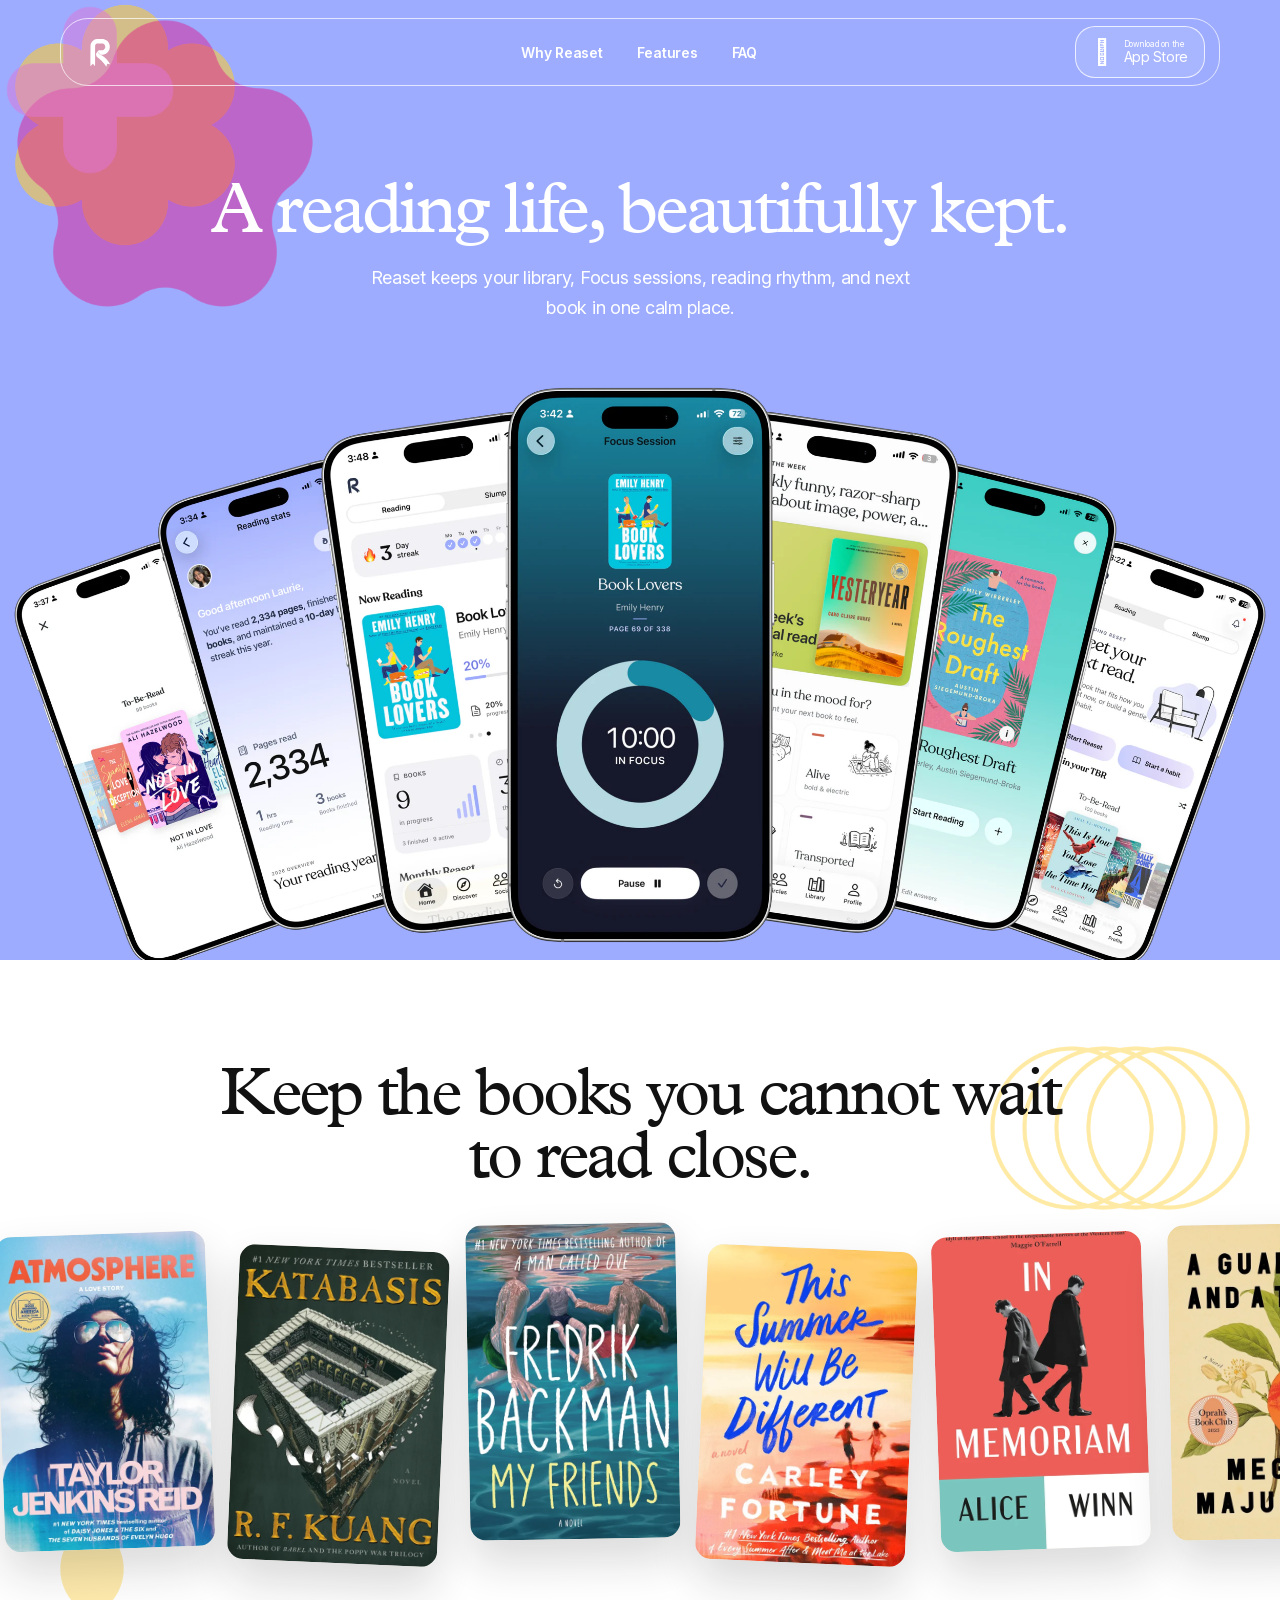
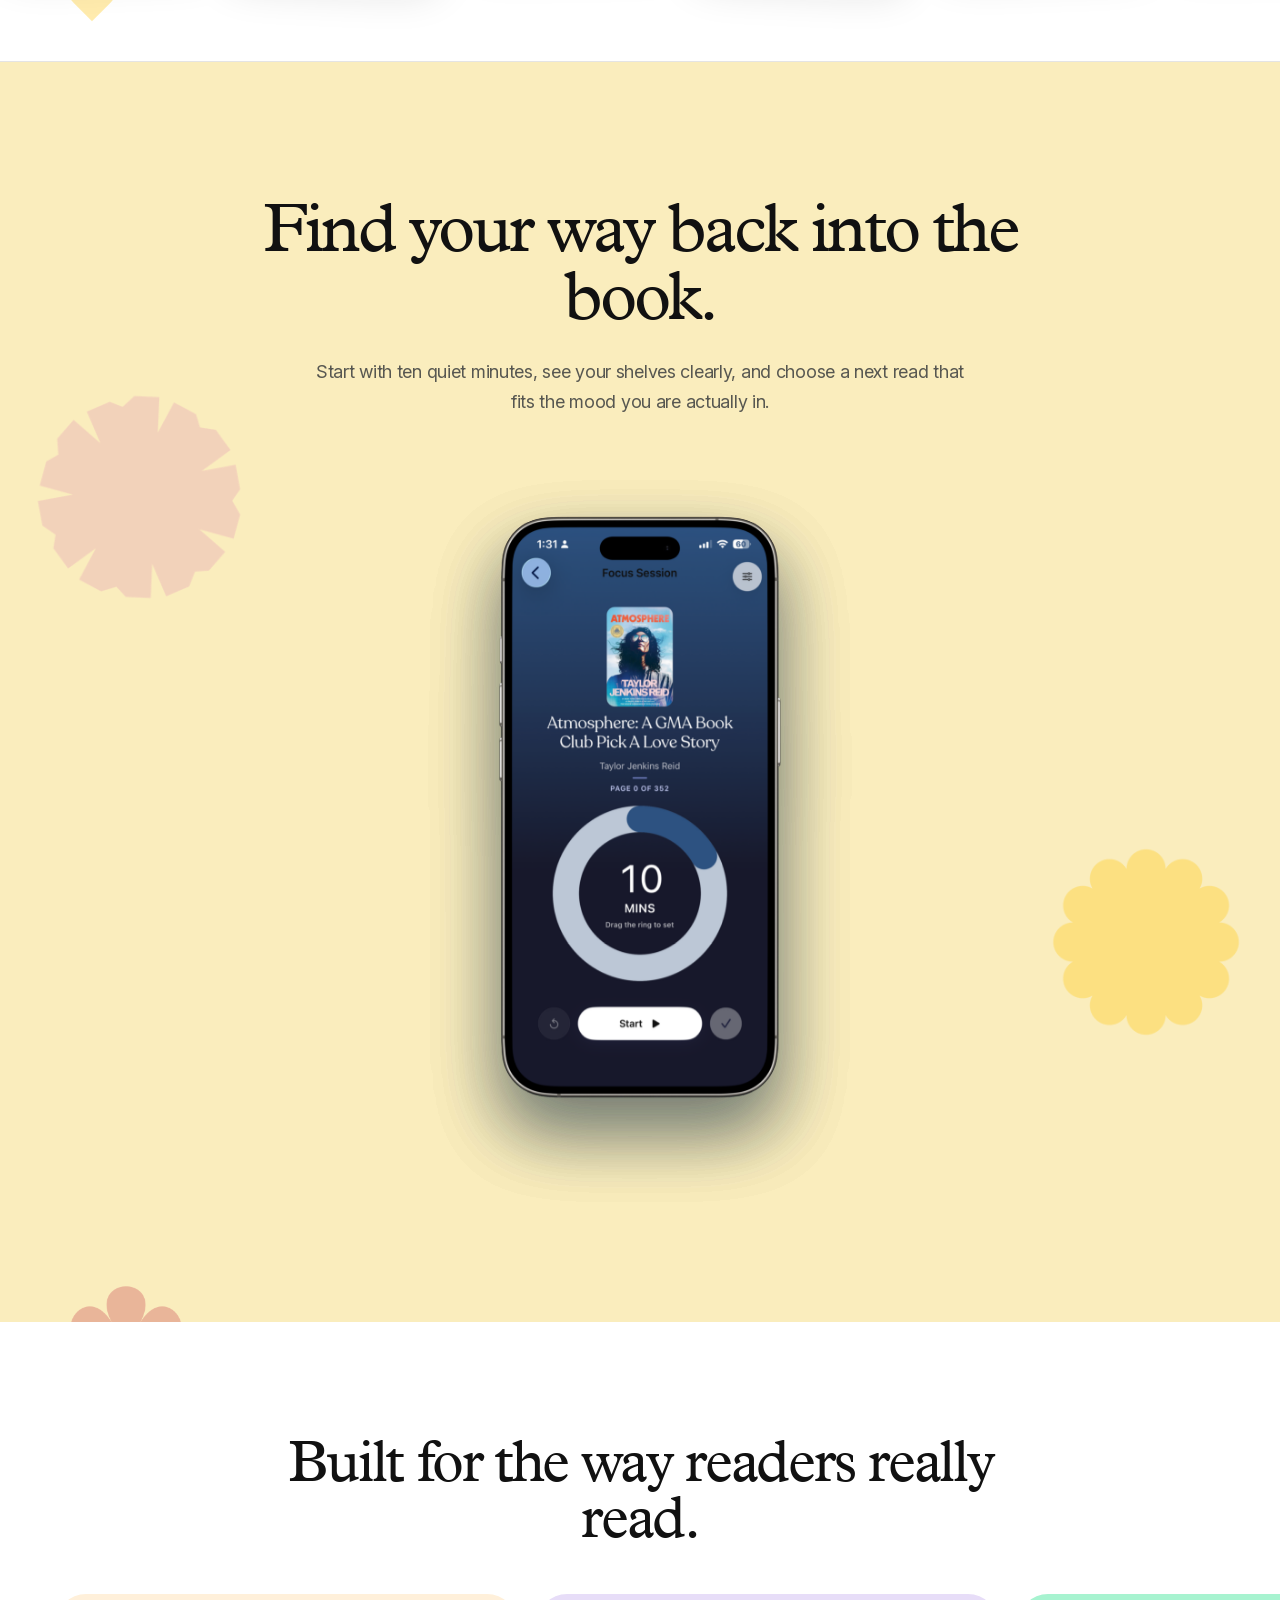
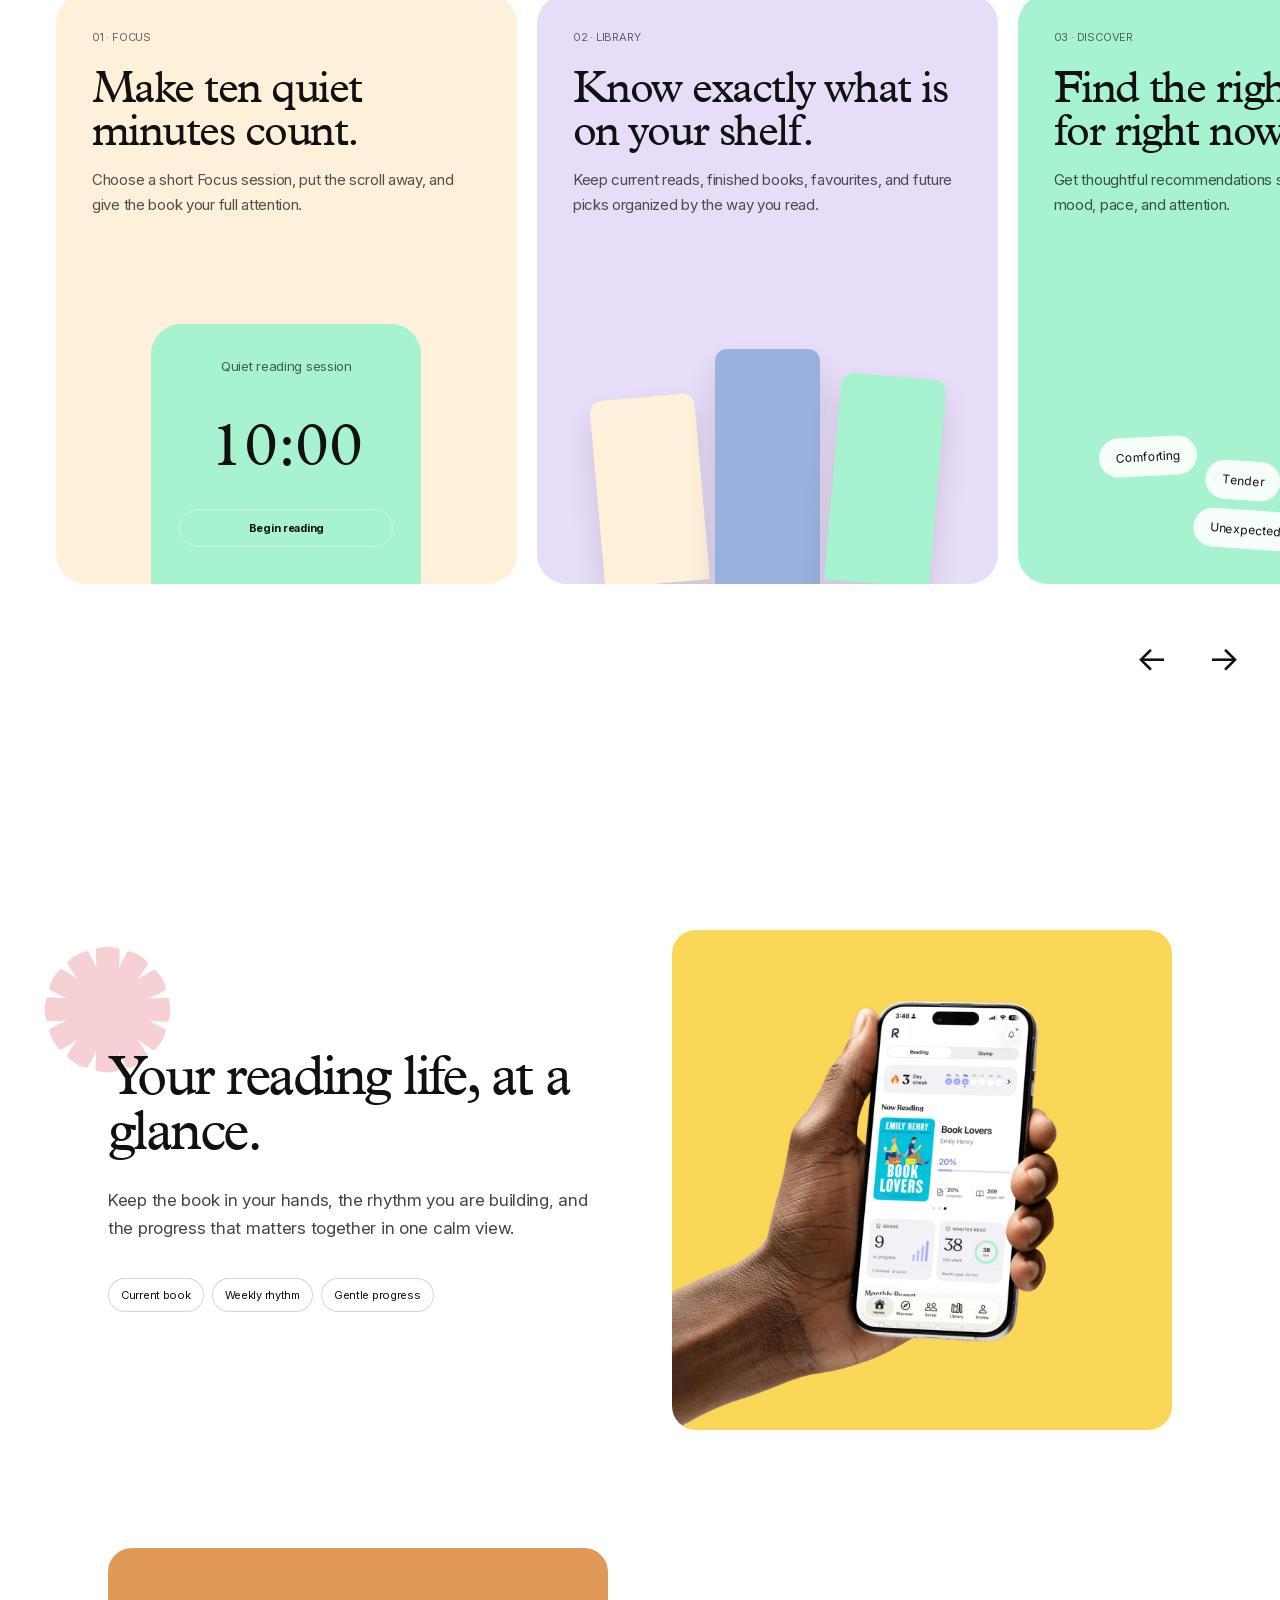
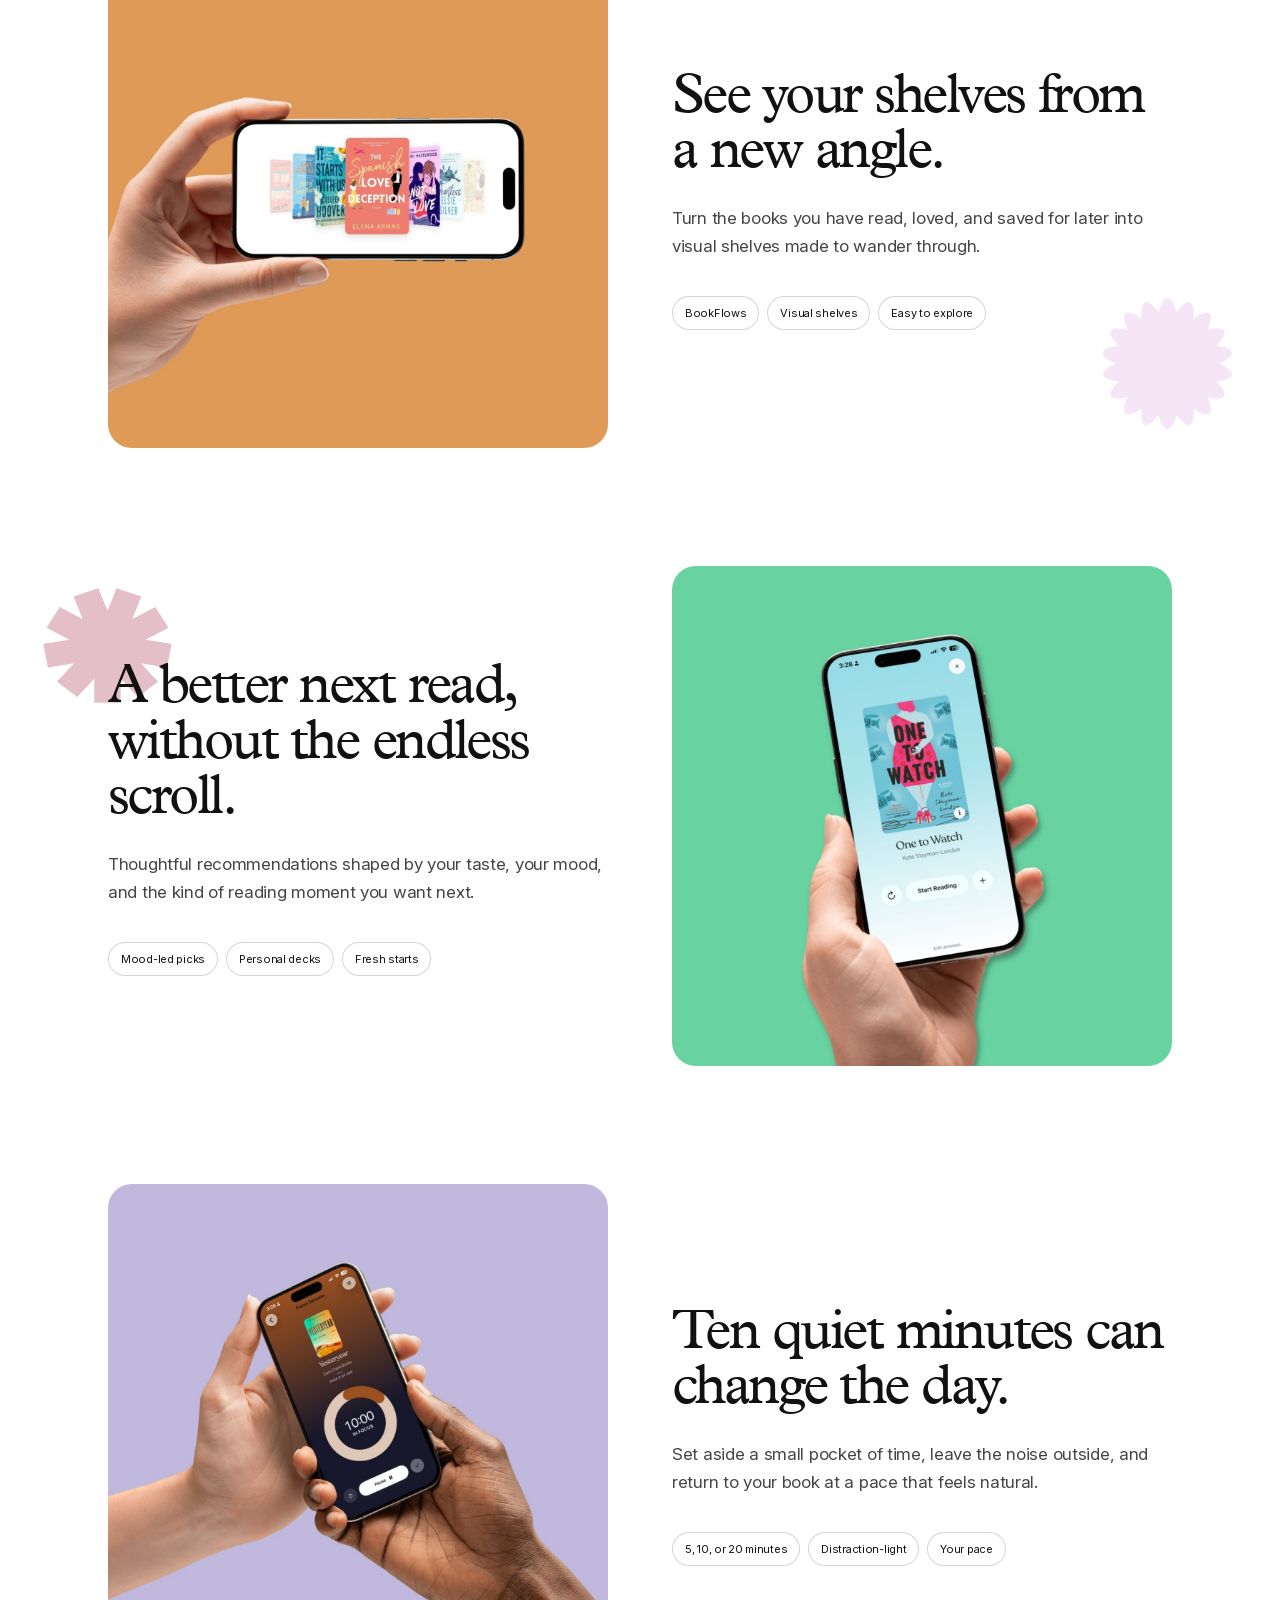
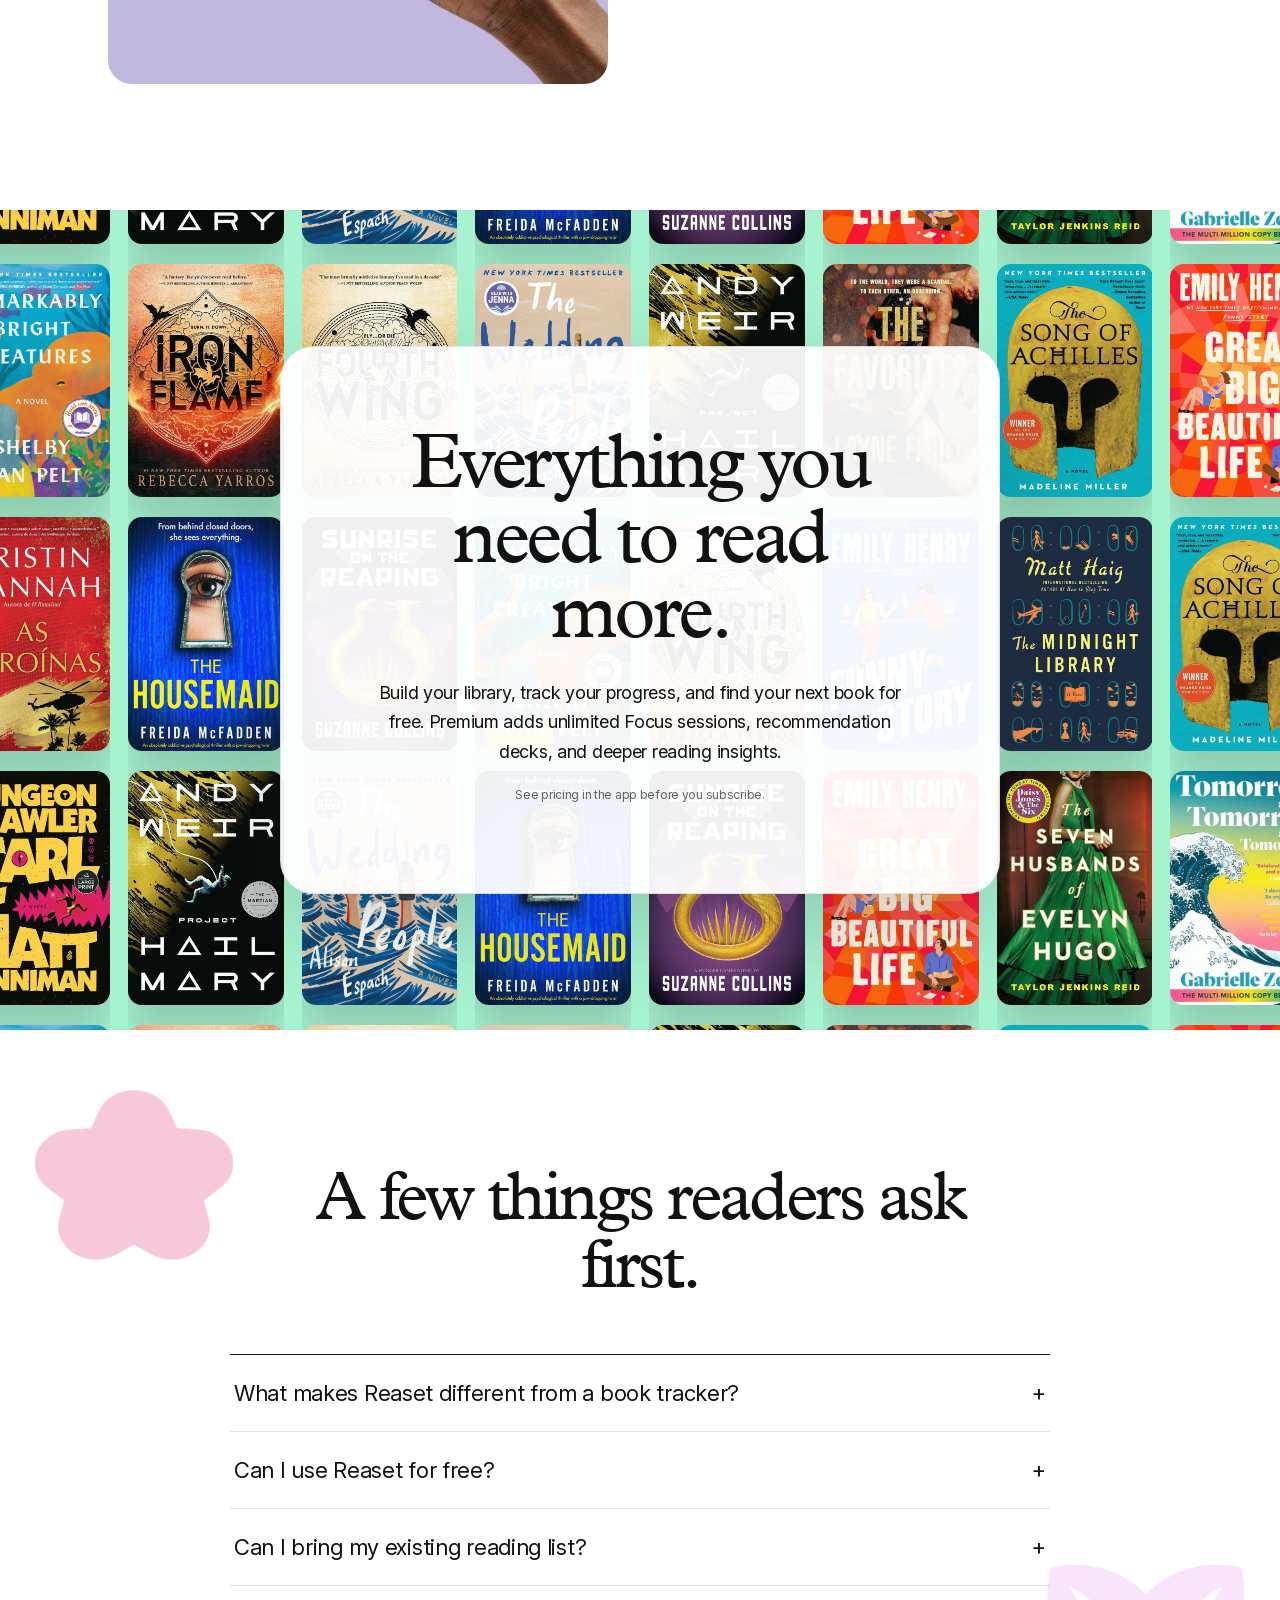
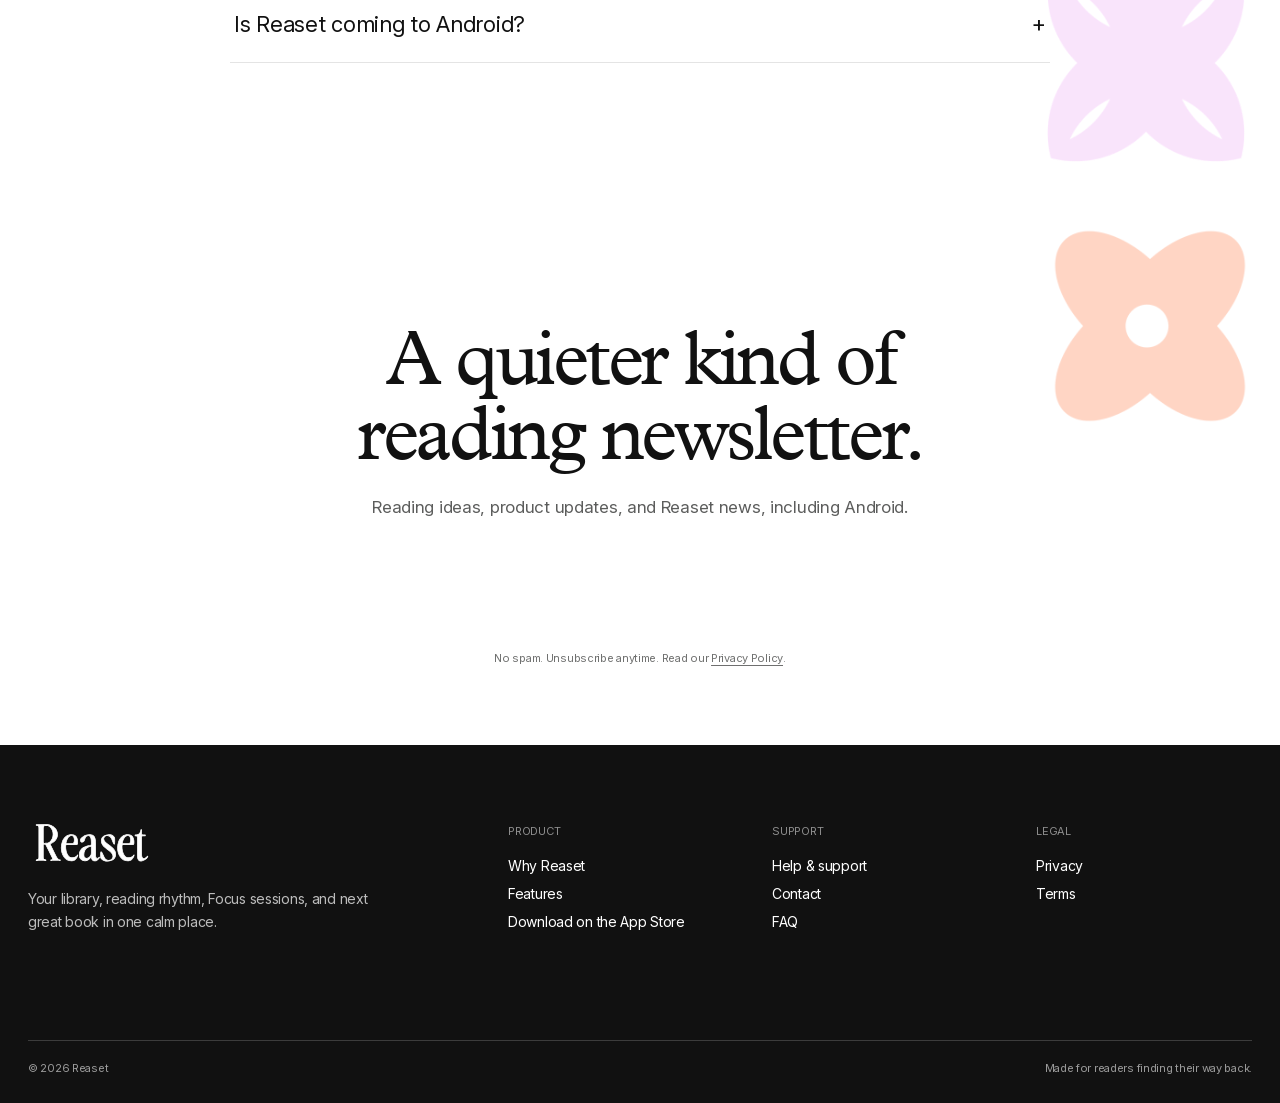
<file: index.html>
<!doctype html>
<html lang="en">
<head>
  <meta charset="utf-8">
  <meta name="viewport" content="width=device-width, initial-scale=1">
  <meta name="theme-color" content="#9DACFF">
  <meta name="description" content="Reaset is a calm, personal reading companion for tracking books, rebuilding your reading rhythm, and finding what to read next.">
  <meta property="og:type" content="website">
  <meta property="og:site_name" content="Reaset">
  <meta property="og:title" content="Reaset | A reading companion for real life">
  <meta property="og:description" content="Keep your books, reading rhythm, and next chapter together in one calm place.">
  <meta property="og:url" content="https://reaset.co/">
  <meta property="og:image" content="https://reaset.co/assets/social-preview.jpg">
  <meta property="og:image:width" content="1200">
  <meta property="og:image:height" content="630">
  <meta property="og:image:alt" content="Reaset, a calm reading companion for iPhone">
  <meta name="twitter:card" content="summary_large_image">
  <meta name="twitter:title" content="Reaset | A reading companion for real life">
  <meta name="twitter:description" content="Keep your books, reading rhythm, and next chapter together in one calm place.">
  <meta name="twitter:image" content="https://reaset.co/assets/social-preview.jpg">
  <meta name="twitter:image:alt" content="Reaset, a calm reading companion for iPhone">
  <link rel="canonical" href="https://reaset.co/">
  <link rel="icon" href="./assets/icon.png">
  <link rel="apple-touch-icon" href="./assets/icon.png">
  <link rel="preload" as="image" href="./assets/iphone-banner.webp" fetchpriority="high">
  <link rel="stylesheet" href="./styles.css">
  <title>Reaset | A reading companion for real life</title>
</head>
<body>
  <a class="skip-link" href="#main">Skip to content</a>

  <header class="site-header" data-header>
    <a class="wordmark" href="#top" aria-label="Reaset home"><span class="brand-logo" aria-hidden="true"></span></a>
    <nav class="desktop-nav" aria-label="Main navigation">
      <a href="#why">Why Reaset</a>
      <a href="#features">Features</a>
      <a href="#faq">FAQ</a>
    </nav>
    <a class="header-cta download-cta app-store-cta" href="https://apps.apple.com/app/reaset/id6791260161"><span aria-hidden="true"></span><span><small>Download on the</small>App Store</span></a>
    <button class="menu-button" type="button" aria-expanded="false" aria-controls="mobile-nav" aria-label="Open navigation">
      <span></span><span></span>
    </button>
    <nav class="mobile-nav" id="mobile-nav" aria-label="Mobile navigation" hidden>
      <a href="#why">Why Reaset</a>
      <a href="#features">Features</a>
      <a href="#faq">FAQ</a>
      <a href="https://apps.apple.com/app/reaset/id6791260161">Download on the App Store</a>
    </nav>
  </header>

  <main id="main">
    <section class="hero" id="top" aria-labelledby="hero-title">
      <div class="artifact-scene artifact-scene-hero" aria-hidden="true">
        <span class="artifact artifact-hero-flower"><img src="./assets/artifacts/46.png" width="480" height="480" alt=""></span>
        <span class="artifact artifact-hero-blob"><img src="./assets/artifacts/47.png" width="480" height="480" alt=""></span>
        <span class="artifact artifact-hero-plus"><img src="./assets/artifacts/48.png" width="480" height="480" alt=""></span>
      </div>
      <div class="hero-copy">
        <h1 id="hero-title">A reading life, <em>beautifully kept.</em></h1>
        <p class="hero-lede">Reaset keeps your library, Focus sessions, reading rhythm, and next book in one calm place.</p>
      </div>
      <div class="hero-art">
        <img src="./assets/iphone-banner.webp" width="2800" height="1575" alt="Reaset shown across reading progress, focus sessions, book recommendations, library, and social features on iPhone" fetchpriority="high">
      </div>
    </section>

    <section class="book-marquee" aria-labelledby="book-marquee-title">
      <div class="artifact-scene artifact-scene-marquee" aria-hidden="true">
        <span class="artifact artifact-marquee-rings"><img src="./assets/artifacts/49.png" width="480" height="480" alt="" loading="lazy"></span>
        <span class="artifact artifact-marquee-leaf"><img src="./assets/artifacts/50.png" width="480" height="480" alt="" loading="lazy"></span>
      </div>
      <div class="marquee-heading">
        <h2 id="book-marquee-title">Keep the books you cannot wait to read close.</h2>
      </div>
      <div class="marquee-viewport">
        <div class="marquee-track">
          <figure class="book-cover"><img src="./assets/books/atmosphere.webp" width="520" height="780" alt="Atmosphere by Taylor Jenkins Reid" loading="lazy"></figure>
          <figure class="book-cover"><img src="./assets/books/katabasis.webp" width="520" height="780" alt="Katabasis by R. F. Kuang" loading="lazy"></figure>
          <figure class="book-cover"><img src="./assets/books/my-friends.webp" width="520" height="780" alt="My Friends by Fredrik Backman" loading="lazy"></figure>
          <figure class="book-cover"><img src="./assets/books/summer-different.webp" width="520" height="780" alt="This Summer Will Be Different by Carley Fortune" loading="lazy"></figure>
          <figure class="book-cover"><img src="./assets/books/in-memoriam.webp" width="520" height="780" alt="In Memoriam by Alice Winn" loading="lazy"></figure>
          <figure class="book-cover"><img src="./assets/books/guardian-and-thief.webp" width="520" height="780" alt="A Guardian and a Thief by Megha Majumdar" loading="lazy"></figure>
          <figure class="book-cover"><img src="./assets/books/wandering-stars.webp" width="520" height="780" alt="Wandering Stars by Tommy Orange" loading="lazy"></figure>
          <figure class="book-cover"><img src="./assets/books/blackouts.webp" width="520" height="780" alt="Blackouts by Justin Torres" loading="lazy"></figure>
          <figure class="book-cover"><img src="./assets/books/bright-sword.webp" width="520" height="780" alt="The Bright Sword by Lev Grossman" loading="lazy"></figure>
          <figure class="book-cover"><img src="./assets/books/one-to-watch.webp" width="520" height="780" alt="One to Watch by Kate Stayman-London" loading="lazy"></figure>
          <figure class="book-cover"><img src="./assets/books/why-fish.webp" width="520" height="780" alt="Why Fish Don't Exist by Lulu Miller" loading="lazy"></figure>
          <figure class="book-cover"><img src="./assets/books/witchcraft-wayward.webp" width="520" height="780" alt="Witchcraft for Wayward Girls by Grady Hendrix" loading="lazy"></figure>
        </div>
        <div class="marquee-track" aria-hidden="true">
          <figure class="book-cover"><img src="./assets/books/atmosphere.webp" width="520" height="780" alt="" loading="lazy"></figure>
          <figure class="book-cover"><img src="./assets/books/katabasis.webp" width="520" height="780" alt="" loading="lazy"></figure>
          <figure class="book-cover"><img src="./assets/books/my-friends.webp" width="520" height="780" alt="" loading="lazy"></figure>
          <figure class="book-cover"><img src="./assets/books/summer-different.webp" width="520" height="780" alt="" loading="lazy"></figure>
          <figure class="book-cover"><img src="./assets/books/in-memoriam.webp" width="520" height="780" alt="" loading="lazy"></figure>
          <figure class="book-cover"><img src="./assets/books/guardian-and-thief.webp" width="520" height="780" alt="" loading="lazy"></figure>
          <figure class="book-cover"><img src="./assets/books/wandering-stars.webp" width="520" height="780" alt="" loading="lazy"></figure>
          <figure class="book-cover"><img src="./assets/books/blackouts.webp" width="520" height="780" alt="" loading="lazy"></figure>
          <figure class="book-cover"><img src="./assets/books/bright-sword.webp" width="520" height="780" alt="" loading="lazy"></figure>
          <figure class="book-cover"><img src="./assets/books/one-to-watch.webp" width="520" height="780" alt="" loading="lazy"></figure>
          <figure class="book-cover"><img src="./assets/books/why-fish.webp" width="520" height="780" alt="" loading="lazy"></figure>
          <figure class="book-cover"><img src="./assets/books/witchcraft-wayward.webp" width="520" height="780" alt="" loading="lazy"></figure>
        </div>
      </div>
    </section>

    <section class="manifesto section" id="why" aria-labelledby="manifesto-title">
      <div class="manifesto-intro">
        <div class="artifact-scene artifact-scene-manifesto" aria-hidden="true">
          <span class="artifact artifact-manifesto-burst"><img src="./assets/artifacts/51.png" width="480" height="480" alt="" loading="lazy"></span>
          <span class="artifact artifact-manifesto-flower"><img src="./assets/artifacts/52.png" width="480" height="480" alt="" loading="lazy"></span>
          <span class="artifact artifact-manifesto-clover"><img src="./assets/artifacts/55.png" width="480" height="480" alt="" loading="lazy"></span>
        </div>
        <div class="manifesto-grid">
          <h2 id="manifesto-title">Find your way back into the book.</h2>
          <div class="manifesto-copy">
            <p>Start with ten quiet minutes, see your shelves clearly, and choose a next read that fits the mood you are actually in.</p>
          </div>
        </div>
        <div class="phone-demo" data-phone-demo>
          <div class="phone-demo-stage" aria-label="Reaset Focus, Library, and Discover previews">
            <img class="phone-mockup phone-mockup-library" src="./assets/mockup-library.png" width="660" height="1434" alt="Reaset Library showing a reader's books and to-be-read shelf">
            <img class="phone-mockup phone-mockup-discover" src="./assets/mockup-discover.png" width="660" height="1434" alt="Reaset recommendation detail for Nora Goes Off Script">
            <img class="phone-mockup phone-mockup-focus" src="./assets/mockup-focus.png" width="660" height="1434" alt="Reaset Focus session for Atmosphere by Taylor Jenkins Reid">
          </div>
        </div>
      </div>
      <div class="feature-carousel-heading">
        <p>Built for the way readers really read.</p>
      </div>
      <div class="principles" data-feature-carousel aria-label="Reaset feature carousel">
        <article class="principle-card principle-card-one">
          <span>01 · Focus</span><h3>Make ten quiet minutes count.</h3><p>Choose a short Focus session, put the scroll away, and give the book your full attention.</p>
          <div class="card-visual timer-visual"><small>Quiet reading session</small><strong>10:00</strong><b>Begin reading</b></div>
        </article>
        <article class="principle-card principle-card-two">
          <span>02 · Library</span><h3>Know exactly what is on your shelf.</h3><p>Keep current reads, finished books, favourites, and future picks organized by the way you read.</p>
          <div class="card-visual library-visual"><i></i><i></i><i></i></div>
        </article>
        <article class="principle-card principle-card-three">
          <span>03 · Discover</span><h3>Find the right book for right now.</h3><p>Get thoughtful recommendations shaped around your mood, pace, and attention.</p>
          <div class="card-visual mood-visual"><b>Comforting</b><b>Tender</b><b>Transportive</b><b>Unexpected</b></div>
        </article>
        <article class="principle-card principle-card-four">
          <span>04 · Progress</span><h3>See momentum, not a scorecard.</h3><p>Follow pages, minutes, and reading rhythm through insights designed to encourage you.</p>
          <div class="card-visual progress-visual"><small>This week</small><strong>186 pages</strong><div><i></i><i></i><i></i><i></i><i></i></div></div>
        </article>
        <article class="principle-card principle-card-five">
          <span>05 · Goals</span><h3>Set a goal your real life can hold.</h3><p>Choose a pace that fits your week and let small reading sessions add up naturally.</p>
          <div class="card-visual goal-visual"><strong>72%</strong><b>12 of 16 days</b><small>This month</small></div>
        </article>
      </div>
      <div class="feature-carousel-controls" aria-label="Feature carousel controls">
        <button type="button" data-carousel-direction="-1" aria-label="Previous feature">←</button>
        <button type="button" data-carousel-direction="1" aria-label="Next feature">→</button>
      </div>
    </section>

    <section class="feature-story feature-story-home" id="features" aria-labelledby="home-story-title">
      <div class="artifact-scene" aria-hidden="true"><span class="artifact artifact-feature-home"><img src="./assets/artifacts/53.png" width="480" height="480" alt="" loading="lazy"></span></div>
      <div class="feature-copy">
        <h2 id="home-story-title">Your reading life, at a glance.</h2>
        <p>Keep the book in your hands, the rhythm you are building, and the progress that matters together in one calm view.</p>
        <div class="tag-row" aria-label="Home overview features">
          <span>Current book</span><span>Weekly rhythm</span><span>Gentle progress</span>
        </div>
      </div>
      <figure class="feature-media">
        <img src="./assets/feature-home.jpg" width="1400" height="1400" loading="lazy" alt="Reaset Home showing a current book, reading streak, and weekly progress">
      </figure>
    </section>

    <section class="feature-story feature-story-bookflows feature-story-media-first" aria-labelledby="bookflows-title">
      <div class="artifact-scene" aria-hidden="true"><span class="artifact artifact-feature-bookflows"><img src="./assets/artifacts/54.png" width="480" height="480" alt="" loading="lazy"></span></div>
      <figure class="feature-media">
        <img src="./assets/feature-bookflows.jpg" width="1400" height="1400" loading="lazy" alt="A Reaset BookFlow shown in landscape on iPhone">
      </figure>
      <div class="feature-copy">
        <h2 id="bookflows-title">See your shelves from a new angle.</h2>
        <p>Turn the books you have read, loved, and saved for later into visual shelves made to wander through.</p>
        <div class="tag-row" aria-label="BookFlow features">
          <span>BookFlows</span><span>Visual shelves</span><span>Easy to explore</span>
        </div>
      </div>
    </section>

    <section class="feature-story feature-story-discover" aria-labelledby="discover-title">
      <div class="artifact-scene" aria-hidden="true"><span class="artifact artifact-feature-discover"><img src="./assets/artifacts/56.png" width="480" height="480" alt="" loading="lazy"></span></div>
      <div class="feature-copy">
        <h2 id="discover-title">A better next read, without the endless scroll.</h2>
        <p>Thoughtful recommendations shaped by your taste, your mood, and the kind of reading moment you want next.</p>
        <div class="tag-row" aria-label="Recommendation examples">
          <span>Mood-led picks</span><span>Personal decks</span><span>Fresh starts</span>
        </div>
      </div>
      <figure class="feature-media">
        <img src="./assets/feature-discover.jpg" width="1400" height="1400" loading="lazy" alt="A personalized Reaset recommendation for One to Watch">
      </figure>
    </section>

    <section class="feature-story feature-story-focus feature-story-media-first" aria-labelledby="focus-story-title">
      <figure class="feature-media">
        <img src="./assets/feature-focus.jpg" width="1400" height="1400" loading="lazy" alt="A reader using a ten-minute Reaset Focus session">
      </figure>
      <div class="feature-copy">
        <h2 id="focus-story-title">Ten quiet minutes can change the day.</h2>
        <p>Set aside a small pocket of time, leave the noise outside, and return to your book at a pace that feels natural.</p>
        <div class="tag-row" aria-label="Focus session features">
          <span>5, 10, or 20 minutes</span><span>Distraction-light</span><span>Your pace</span>
        </div>
      </div>
    </section>

    <section class="premium premium-wall" aria-labelledby="premium-title">
      <div class="premium-books" aria-hidden="true">
        <div class="premium-column"><div class="premium-column-track">
          <img src="./assets/books/trending-dcc.jpg" width="600" height="900" alt="" loading="lazy"><img src="./assets/books/trending-bright.jpg" width="600" height="900" alt="" loading="lazy"><img src="./assets/books/trending-women.jpg" width="600" height="900" alt="" loading="lazy">
          <img src="./assets/books/trending-dcc.jpg" width="600" height="900" alt="" loading="lazy"><img src="./assets/books/trending-bright.jpg" width="600" height="900" alt="" loading="lazy"><img src="./assets/books/trending-women.jpg" width="600" height="900" alt="" loading="lazy">
        </div></div>
        <div class="premium-column"><div class="premium-column-track">
          <img src="./assets/books/trending-hail.jpg" width="600" height="900" alt="" loading="lazy"><img src="./assets/books/trending-iron.jpg" width="600" height="900" alt="" loading="lazy"><img src="./assets/books/trending-housemaid.jpg" width="600" height="900" alt="" loading="lazy">
          <img src="./assets/books/trending-hail.jpg" width="600" height="900" alt="" loading="lazy"><img src="./assets/books/trending-iron.jpg" width="600" height="900" alt="" loading="lazy"><img src="./assets/books/trending-housemaid.jpg" width="600" height="900" alt="" loading="lazy">
        </div></div>
        <div class="premium-column"><div class="premium-column-track">
          <img src="./assets/books/trending-wedding.jpg" width="600" height="900" alt="" loading="lazy"><img src="./assets/books/trending-fourth.jpg" width="600" height="900" alt="" loading="lazy"><img src="./assets/books/trending-sunrise.jpg" width="600" height="900" alt="" loading="lazy">
          <img src="./assets/books/trending-wedding.jpg" width="600" height="900" alt="" loading="lazy"><img src="./assets/books/trending-fourth.jpg" width="600" height="900" alt="" loading="lazy"><img src="./assets/books/trending-sunrise.jpg" width="600" height="900" alt="" loading="lazy">
        </div></div>
        <div class="premium-column"><div class="premium-column-track">
          <img src="./assets/books/trending-housemaid.jpg" width="600" height="900" alt="" loading="lazy"><img src="./assets/books/trending-wedding.jpg" width="600" height="900" alt="" loading="lazy"><img src="./assets/books/trending-bright.jpg" width="600" height="900" alt="" loading="lazy">
          <img src="./assets/books/trending-housemaid.jpg" width="600" height="900" alt="" loading="lazy"><img src="./assets/books/trending-wedding.jpg" width="600" height="900" alt="" loading="lazy"><img src="./assets/books/trending-bright.jpg" width="600" height="900" alt="" loading="lazy">
        </div></div>
        <div class="premium-column"><div class="premium-column-track">
          <img src="./assets/books/trending-sunrise.jpg" width="600" height="900" alt="" loading="lazy"><img src="./assets/books/trending-hail.jpg" width="600" height="900" alt="" loading="lazy"><img src="./assets/books/trending-fourth.jpg" width="600" height="900" alt="" loading="lazy">
          <img src="./assets/books/trending-sunrise.jpg" width="600" height="900" alt="" loading="lazy"><img src="./assets/books/trending-hail.jpg" width="600" height="900" alt="" loading="lazy"><img src="./assets/books/trending-fourth.jpg" width="600" height="900" alt="" loading="lazy">
        </div></div>
        <div class="premium-column"><div class="premium-column-track">
          <img src="./assets/books/trending-beautiful.jpg" width="600" height="900" alt="" loading="lazy"><img src="./assets/books/trending-favorites.jpg" width="600" height="900" alt="" loading="lazy"><img src="./assets/books/trending-funny.jpg" width="600" height="900" alt="" loading="lazy">
          <img src="./assets/books/trending-beautiful.jpg" width="600" height="900" alt="" loading="lazy"><img src="./assets/books/trending-favorites.jpg" width="600" height="900" alt="" loading="lazy"><img src="./assets/books/trending-funny.jpg" width="600" height="900" alt="" loading="lazy">
        </div></div>
        <div class="premium-column"><div class="premium-column-track">
          <img src="./assets/books/trending-evelyn.jpg" width="600" height="900" alt="" loading="lazy"><img src="./assets/books/trending-achilles.jpg" width="600" height="900" alt="" loading="lazy"><img src="./assets/books/trending-midnight.jpg" width="600" height="900" alt="" loading="lazy">
          <img src="./assets/books/trending-evelyn.jpg" width="600" height="900" alt="" loading="lazy"><img src="./assets/books/trending-achilles.jpg" width="600" height="900" alt="" loading="lazy"><img src="./assets/books/trending-midnight.jpg" width="600" height="900" alt="" loading="lazy">
        </div></div>
        <div class="premium-column"><div class="premium-column-track">
          <img src="./assets/books/trending-tomorrow.jpg" width="600" height="900" alt="" loading="lazy"><img src="./assets/books/trending-beautiful.jpg" width="600" height="900" alt="" loading="lazy"><img src="./assets/books/trending-achilles.jpg" width="600" height="900" alt="" loading="lazy">
          <img src="./assets/books/trending-tomorrow.jpg" width="600" height="900" alt="" loading="lazy"><img src="./assets/books/trending-beautiful.jpg" width="600" height="900" alt="" loading="lazy"><img src="./assets/books/trending-achilles.jpg" width="600" height="900" alt="" loading="lazy">
        </div></div>
      </div>
      <div class="premium-panel">
        <h2 id="premium-title">Everything you need to read more.</h2>
        <div class="premium-copy">
          <p>Build your library, track your progress, and find your next book for free. Premium adds unlimited Focus sessions, recommendation decks, and deeper reading insights.</p>
          <p class="fine-print">See pricing in the app before you subscribe.</p>
        </div>
      </div>
    </section>

    <section class="faq section" id="faq" aria-labelledby="faq-title">
      <div class="artifact-scene artifact-scene-faq" aria-hidden="true">
        <span class="artifact artifact-faq-left"><img src="./assets/artifacts/58.png" width="480" height="480" alt="" loading="lazy"></span>
        <span class="artifact artifact-faq-right"><img src="./assets/artifacts/59.png" width="480" height="480" alt="" loading="lazy"></span>
      </div>
      <div class="faq-heading">
        <h2 id="faq-title">A few things readers ask first.</h2>
      </div>
      <div class="faq-list">
        <details>
          <summary>What makes Reaset different from a book tracker?</summary>
          <p>Reaset combines book organization with small reading sessions, thoughtful progress, and recommendations shaped around your real-life reading moment.</p>
        </details>
        <details>
          <summary>Can I use Reaset for free?</summary>
          <p>Yes. Reaset has a free path, with optional Premium features for readers who want unlimited sessions, recommendation decks, and deeper insights.</p>
        </details>
        <details>
          <summary>Can I bring my existing reading list?</summary>
          <p>Yes. Reaset supports adding books and importing an existing list, so you do not need to rebuild your library one title at a time.</p>
        </details>
        <details>
          <summary>Is Reaset coming to Android?</summary>
          <p>Reaset is launching first on iPhone. Join the newsletter for product updates, including future platform availability.</p>
        </details>
      </div>
    </section>

  </main>

  <div class="closing-gradient">
    <section class="newsletter" id="newsletter" aria-labelledby="newsletter-title">
      <div class="artifact-scene artifact-scene-newsletter" aria-hidden="true">
        <span class="artifact artifact-newsletter-butterfly"><img src="./assets/artifacts/57.png" width="480" height="480" alt="" loading="lazy"></span>
      </div>
      <div class="newsletter-inner">
        <div class="newsletter-copy">
          <h2 id="newsletter-title">A quieter kind of reading newsletter.</h2>
          <p>Reading ideas, product updates, and Reaset news, including Android.</p>
        </div>
        <div class="newsletter-signup">
          <div class="kit-form" aria-label="Newsletter signup form">
            <script async data-uid="2c4fa96965" src="https://reaset.kit.com/2c4fa96965/index.js"></script>
            <noscript><a class="button button-dark" href="https://reaset.kit.com/2c4fa96965">Subscribe on Kit</a></noscript>
          </div>
          <p class="privacy-note">No spam. Unsubscribe anytime. Read our <a href="./privacy.html">Privacy Policy</a>.</p>
        </div>
      </div>
    </section>
    <footer class="site-footer">
    <div class="footer-brand">
      <a class="wordmark" href="#top" aria-label="Reaset home"><span class="brand-logo" aria-hidden="true"></span></a>
      <p>Your library, reading rhythm, Focus sessions, and next great book in one calm place.</p>
    </div>
    <nav aria-label="Product links">
      <h2>Product</h2>
      <a href="#why">Why Reaset</a>
      <a href="#features">Features</a>
      <a href="https://apps.apple.com/app/reaset/id6791260161">Download on the App Store</a>
    </nav>
    <nav aria-label="Support links">
      <h2>Support</h2>
      <a href="./support.html">Help &amp; support</a>
      <a href="mailto:support@reaset.co">Contact</a>
      <a href="#faq">FAQ</a>
    </nav>
    <nav aria-label="Legal links">
      <h2>Legal</h2>
      <a href="./privacy.html">Privacy</a>
      <a href="./terms.html">Terms</a>
    </nav>
    <div class="footer-bottom">
      <span>© <span data-year></span> Reaset</span>
      <span>Made for readers finding their way back.</span>
    </div>
    </footer>
  </div>

  <script src="./script.js?v=3" defer></script>
</body>
</html>
</file>
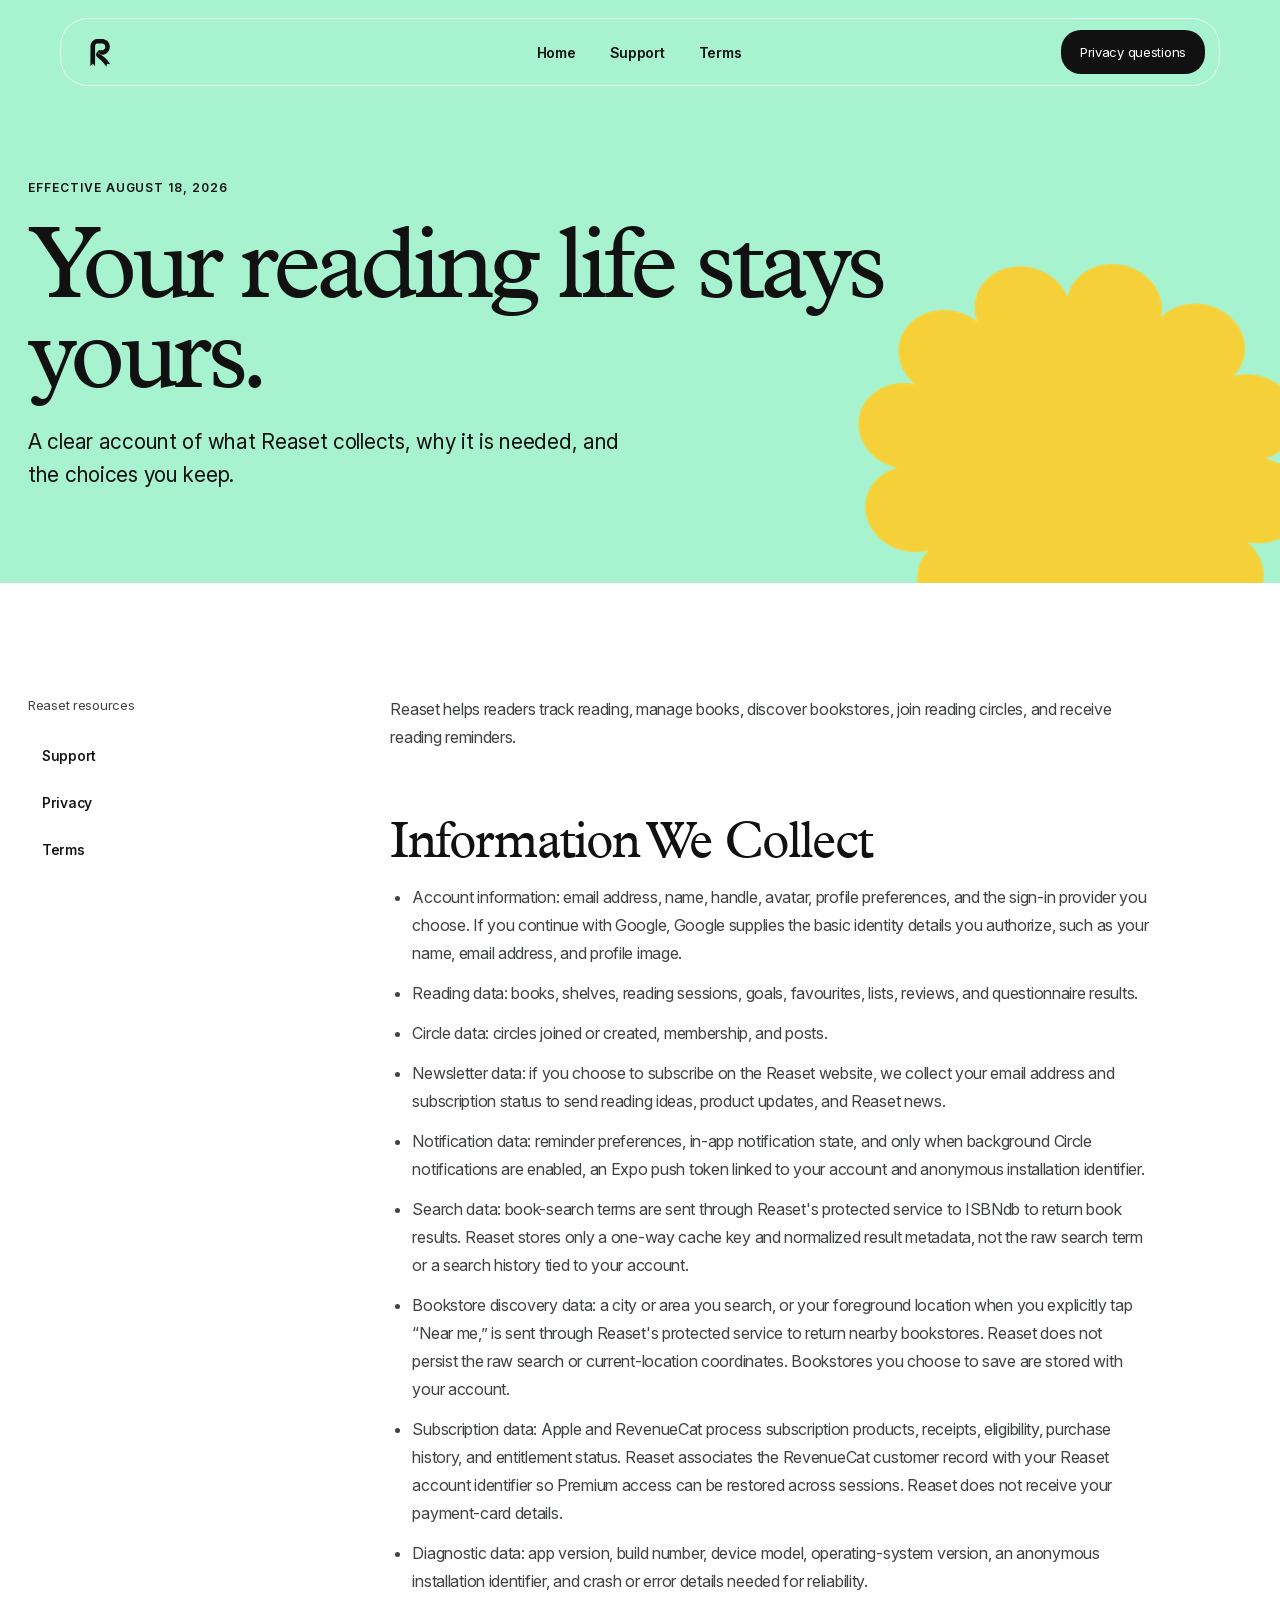
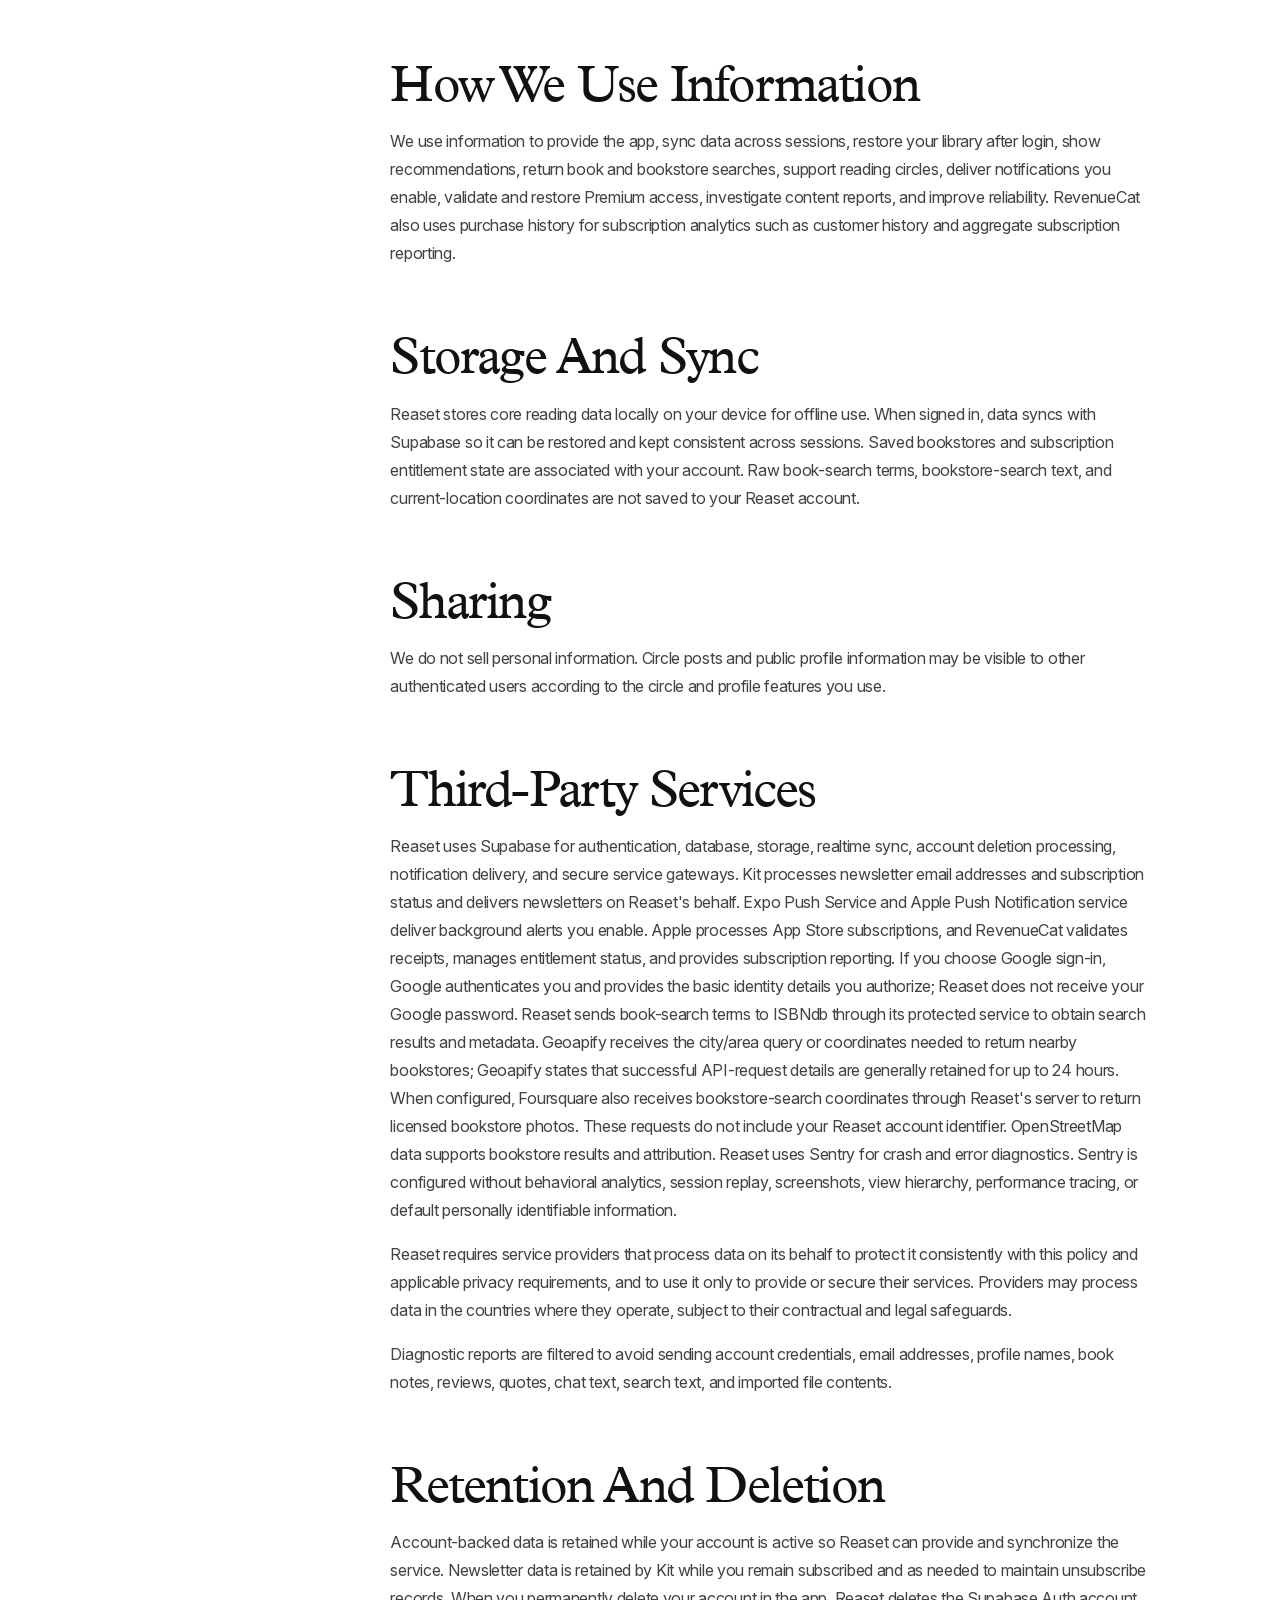
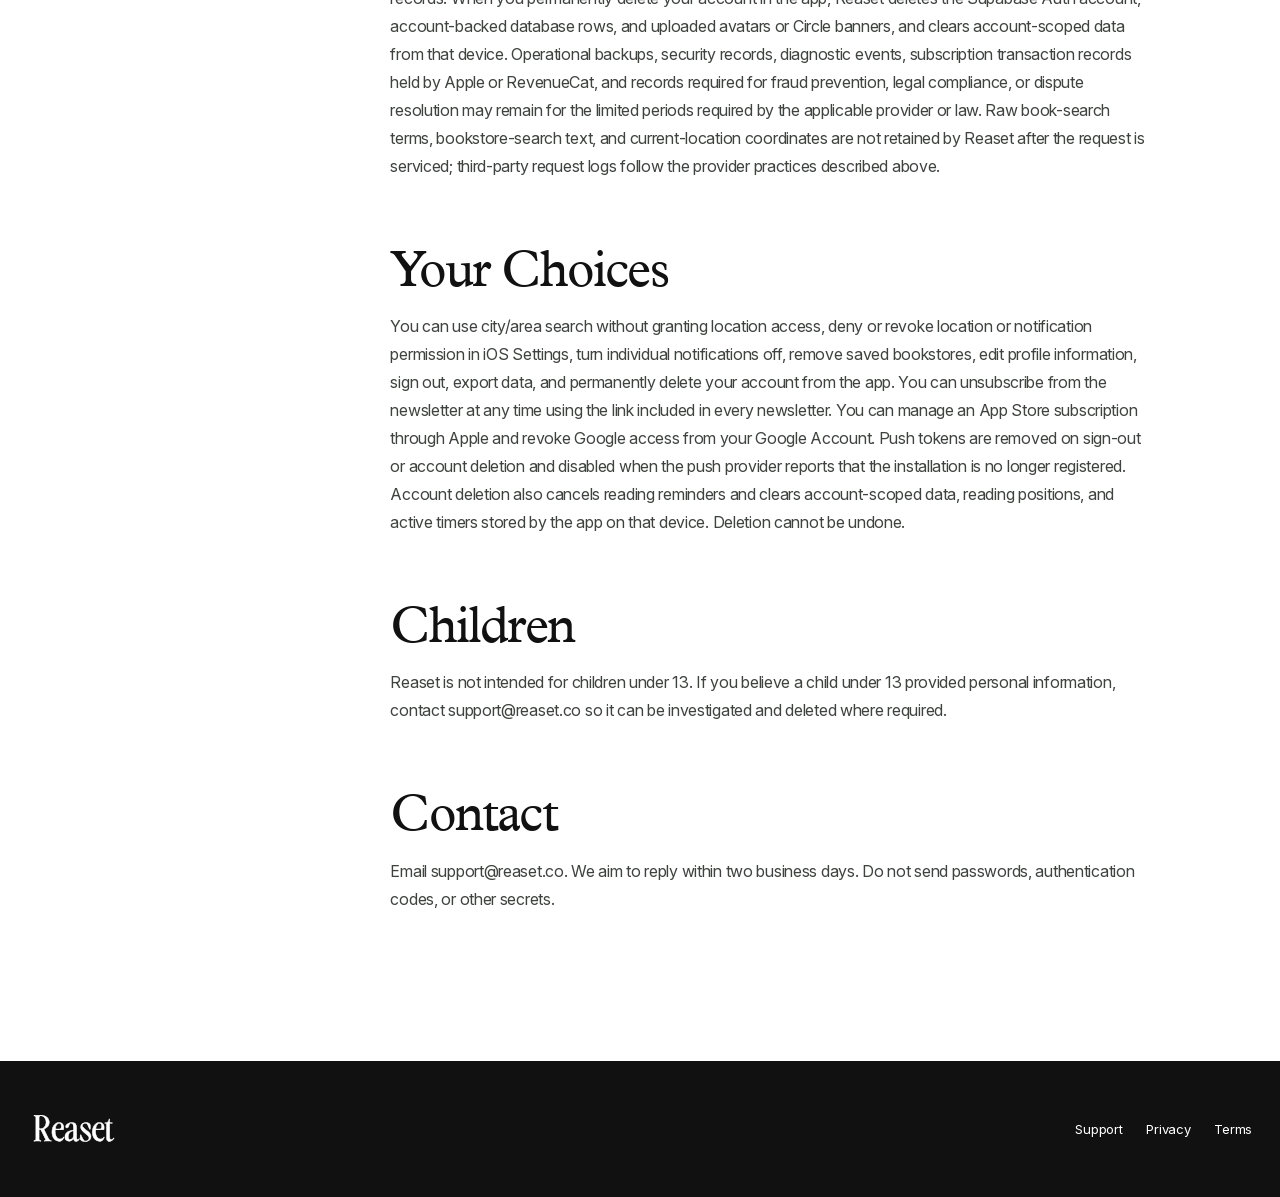
<file: privacy.html>
<!doctype html>
<html lang="en">
<head>
  <meta charset="utf-8">
  <meta name="viewport" content="width=device-width, initial-scale=1">
  <meta name="theme-color" content="#fc7a57">
  <meta name="description" content="Learn how Reaset collects, uses, protects, and deletes reader data.">
  <link rel="canonical" href="https://reaset.co/privacy">
  <link rel="icon" href="./assets/icon.png">
  <link rel="stylesheet" href="./styles.css">
  <link rel="stylesheet" href="./legal.css">
  <title>Privacy Policy | Reaset</title>
</head>
<body class="legal-page legal-page-privacy">
  <a class="skip-link" href="#main">Skip to content</a>
  <header class="site-header">
    <a class="wordmark" href="./" aria-label="Reaset home"><span class="brand-logo" aria-hidden="true"></span></a>
    <nav class="desktop-nav" aria-label="Main navigation"><a href="./">Home</a><a href="./support">Support</a><a href="./terms">Terms</a></nav>
    <a class="header-cta download-cta" href="mailto:support@reaset.co">Privacy questions</a>
  </header>
  <main id="main">
    <section class="legal-hero">
      <div class="legal-hero-copy"><p class="legal-kicker">Effective August 18, 2026</p><h1>Your reading life stays yours.</h1><p>A clear account of what Reaset collects, why it is needed, and the choices you keep.</p></div>
      <img class="legal-hero-art" src="./assets/artifacts/52.png" width="480" height="480" alt="" aria-hidden="true">
    </section>
    <div class="legal-layout">
      <aside class="legal-sidebar"><p>Reaset resources</p><nav aria-label="Legal pages"><a href="./support">Support</a><a href="./privacy" aria-current="page">Privacy</a><a href="./terms">Terms</a></nav></aside>
      <article class="legal-content">
<p>Reaset helps readers track reading, manage books, discover bookstores, join reading circles, and receive reading reminders.</p>
<h2>Information We Collect</h2>
<ul><li>Account information: email address, name, handle, avatar, profile preferences, and the sign-in provider you choose. If you continue with Google, Google supplies the basic identity details you authorize, such as your name, email address, and profile image.</li><li>Reading data: books, shelves, reading sessions, goals, favourites, lists, reviews, and questionnaire results.</li><li>Circle data: circles joined or created, membership, and posts.</li><li>Newsletter data: if you choose to subscribe on the Reaset website, we collect your email address and subscription status to send reading ideas, product updates, and Reaset news.</li><li>Notification data: reminder preferences, in-app notification state, and only when background Circle notifications are enabled, an Expo push token linked to your account and anonymous installation identifier.</li><li>Search data: book-search terms are sent through Reaset's protected service to ISBNdb to return book results. Reaset stores only a one-way cache key and normalized result metadata, not the raw search term or a search history tied to your account.</li><li>Bookstore discovery data: a city or area you search, or your foreground location when you explicitly tap “Near me,” is sent through Reaset's protected service to return nearby bookstores. Reaset does not persist the raw search or current-location coordinates. Bookstores you choose to save are stored with your account.</li><li>Subscription data: Apple and RevenueCat process subscription products, receipts, eligibility, purchase history, and entitlement status. Reaset associates the RevenueCat customer record with your Reaset account identifier so Premium access can be restored across sessions. Reaset does not receive your payment-card details.</li><li>Diagnostic data: app version, build number, device model, operating-system version, an anonymous installation identifier, and crash or error details needed for reliability.</li></ul>
<h2>How We Use Information</h2>
<p>We use information to provide the app, sync data across sessions, restore your library after login, show recommendations, return book and bookstore searches, support reading circles, deliver notifications you enable, validate and restore Premium access, investigate content reports, and improve reliability. RevenueCat also uses purchase history for subscription analytics such as customer history and aggregate subscription reporting.</p>
<h2>Storage And Sync</h2>
<p>Reaset stores core reading data locally on your device for offline use. When signed in, data syncs with Supabase so it can be restored and kept consistent across sessions. Saved bookstores and subscription entitlement state are associated with your account. Raw book-search terms, bookstore-search text, and current-location coordinates are not saved to your Reaset account.</p>
<h2>Sharing</h2>
<p>We do not sell personal information. Circle posts and public profile information may be visible to other authenticated users according to the circle and profile features you use.</p>
<h2>Third-Party Services</h2>
<p>Reaset uses Supabase for authentication, database, storage, realtime sync, account deletion processing, notification delivery, and secure service gateways. Kit processes newsletter email addresses and subscription status and delivers newsletters on Reaset's behalf. Expo Push Service and Apple Push Notification service deliver background alerts you enable. Apple processes App Store subscriptions, and RevenueCat validates receipts, manages entitlement status, and provides subscription reporting. If you choose Google sign-in, Google authenticates you and provides the basic identity details you authorize; Reaset does not receive your Google password. Reaset sends book-search terms to ISBNdb through its protected service to obtain search results and metadata. Geoapify receives the city/area query or coordinates needed to return nearby bookstores; Geoapify states that successful API-request details are generally retained for up to 24 hours. When configured, Foursquare also receives bookstore-search coordinates through Reaset's server to return licensed bookstore photos. These requests do not include your Reaset account identifier. OpenStreetMap data supports bookstore results and attribution. Reaset uses Sentry for crash and error diagnostics. Sentry is configured without behavioral analytics, session replay, screenshots, view hierarchy, performance tracing, or default personally identifiable information.</p>
<p>Reaset requires service providers that process data on its behalf to protect it consistently with this policy and applicable privacy requirements, and to use it only to provide or secure their services. Providers may process data in the countries where they operate, subject to their contractual and legal safeguards.</p>
<p>Diagnostic reports are filtered to avoid sending account credentials, email addresses, profile names, book notes, reviews, quotes, chat text, search text, and imported file contents.</p>
<h2>Retention And Deletion</h2>
<p>Account-backed data is retained while your account is active so Reaset can provide and synchronize the service. Newsletter data is retained by Kit while you remain subscribed and as needed to maintain unsubscribe records. When you permanently delete your account in the app, Reaset deletes the Supabase Auth account, account-backed database rows, and uploaded avatars or Circle banners, and clears account-scoped data from that device. Operational backups, security records, diagnostic events, subscription transaction records held by Apple or RevenueCat, and records required for fraud prevention, legal compliance, or dispute resolution may remain for the limited periods required by the applicable provider or law. Raw book-search terms, bookstore-search text, and current-location coordinates are not retained by Reaset after the request is serviced; third-party request logs follow the provider practices described above.</p>
<h2>Your Choices</h2>
<p>You can use city/area search without granting location access, deny or revoke location or notification permission in iOS Settings, turn individual notifications off, remove saved bookstores, edit profile information, sign out, export data, and permanently delete your account from the app. You can unsubscribe from the newsletter at any time using the link included in every newsletter. You can manage an App Store subscription through Apple and revoke Google access from your Google Account. Push tokens are removed on sign-out or account deletion and disabled when the push provider reports that the installation is no longer registered. Account deletion also cancels reading reminders and clears account-scoped data, reading positions, and active timers stored by the app on that device. Deletion cannot be undone.</p>
<h2>Children</h2>
<p>Reaset is not intended for children under 13. If you believe a child under 13 provided personal information, contact support@reaset.co so it can be investigated and deleted where required.</p>
<h2>Contact</h2>
<p>Email support@reaset.co. We aim to reply within two business days. Do not send passwords, authentication codes, or other secrets.</p>
      </article>
    </div>
  </main>
  <footer class="legal-footer"><div class="legal-footer-inner"><a href="./" aria-label="Reaset home"><span class="brand-logo" aria-hidden="true"></span></a><nav aria-label="Footer navigation"><a href="./support">Support</a><a href="./privacy">Privacy</a><a href="./terms">Terms</a></nav></div></footer>
</body>
</html>
</file>
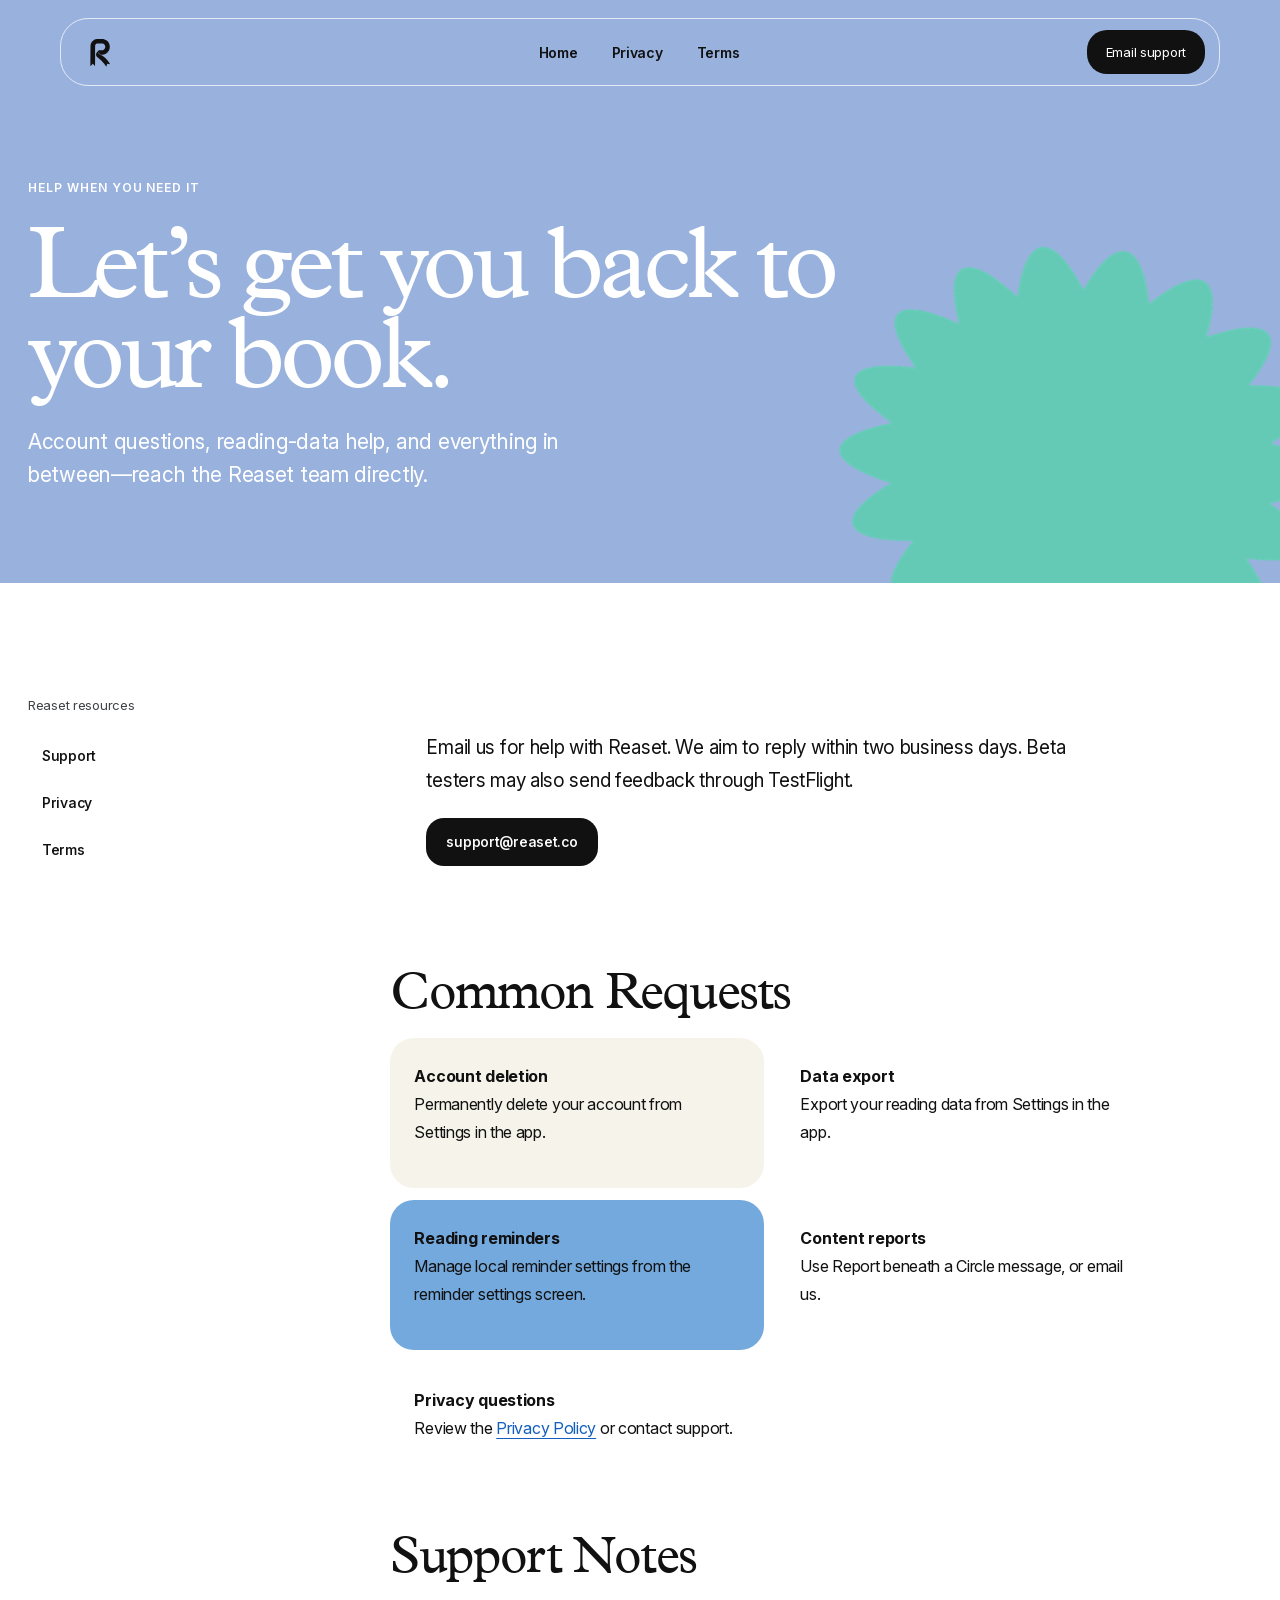
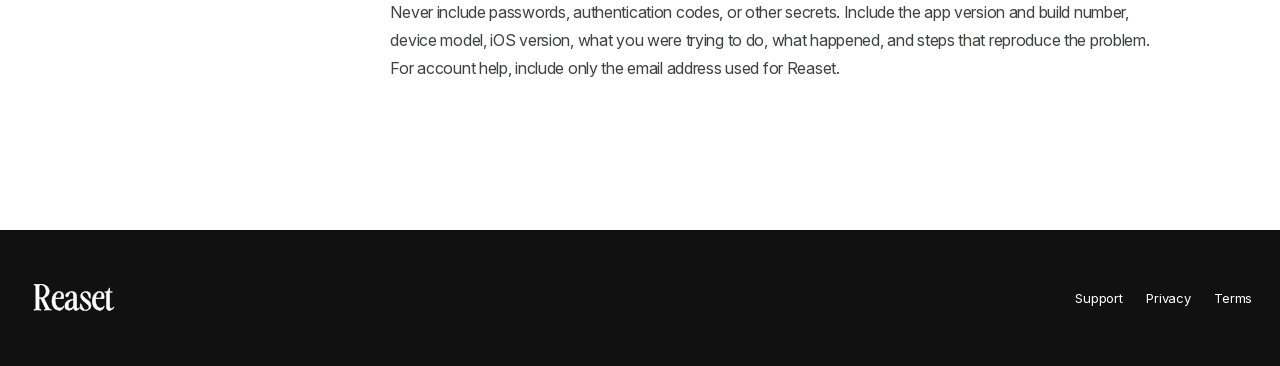
<file: support.html>
<!doctype html>
<html lang="en">
<head>
  <meta charset="utf-8">
  <meta name="viewport" content="width=device-width, initial-scale=1">
  <meta name="theme-color" content="#227dc7">
  <meta name="description" content="Get support for Reaset, including account, reading data, reminders, and Circle reporting help.">
  <link rel="canonical" href="https://reaset.co/support">
  <link rel="icon" href="./assets/icon.png">
  <link rel="stylesheet" href="./styles.css">
  <link rel="stylesheet" href="./legal.css">
  <title>Support | Reaset</title>
</head>
<body class="legal-page legal-page-support">
  <a class="skip-link" href="#main">Skip to content</a>
  <header class="site-header">
    <a class="wordmark" href="./" aria-label="Reaset home"><span class="brand-logo" aria-hidden="true"></span></a>
    <nav class="desktop-nav" aria-label="Main navigation"><a href="./">Home</a><a href="./privacy">Privacy</a><a href="./terms">Terms</a></nav>
    <a class="header-cta download-cta" href="mailto:support@reaset.co">Email support</a>
  </header>
  <main id="main">
    <section class="legal-hero">
      <div class="legal-hero-copy"><p class="legal-kicker">Help when you need it</p><h1>Let’s get you back to your book.</h1><p>Account questions, reading-data help, and everything in between—reach the Reaset team directly.</p></div>
      <img class="legal-hero-art" src="./assets/artifacts/54.png" width="480" height="480" alt="" aria-hidden="true">
    </section>
    <div class="legal-layout">
      <aside class="legal-sidebar"><p>Reaset resources</p><nav aria-label="Support pages"><a href="./support" aria-current="page">Support</a><a href="./privacy">Privacy</a><a href="./terms">Terms</a></nav></aside>
      <article class="legal-content">
<div class="support-intro"><p>Email us for help with Reaset. We aim to reply within two business days. Beta testers may also send feedback through TestFlight.</p><a class="support-email" href="mailto:support@reaset.co">support@reaset.co</a></div>
<h2>Common Requests</h2>
<ul class="request-grid"><li><strong>Account deletion</strong><br>Permanently delete your account from Settings in the app.</li><li><strong>Data export</strong><br>Export your reading data from Settings in the app.</li><li><strong>Reading reminders</strong><br>Manage local reminder settings from the reminder settings screen.</li><li><strong>Content reports</strong><br>Use Report beneath a Circle message, or email us.</li><li><strong>Privacy questions</strong><br>Review the <a href="./privacy">Privacy Policy</a> or contact support.</li></ul>
<h2>Support Notes</h2>
<p>Never include passwords, authentication codes, or other secrets. Include the app version and build number, device model, iOS version, what you were trying to do, what happened, and steps that reproduce the problem. For account help, include only the email address used for Reaset.</p>
      </article>
    </div>
  </main>
  <footer class="legal-footer"><div class="legal-footer-inner"><a href="./" aria-label="Reaset home"><span class="brand-logo" aria-hidden="true"></span></a><nav aria-label="Footer navigation"><a href="./support">Support</a><a href="./privacy">Privacy</a><a href="./terms">Terms</a></nav></div></footer>
</body>
</html>
</file>
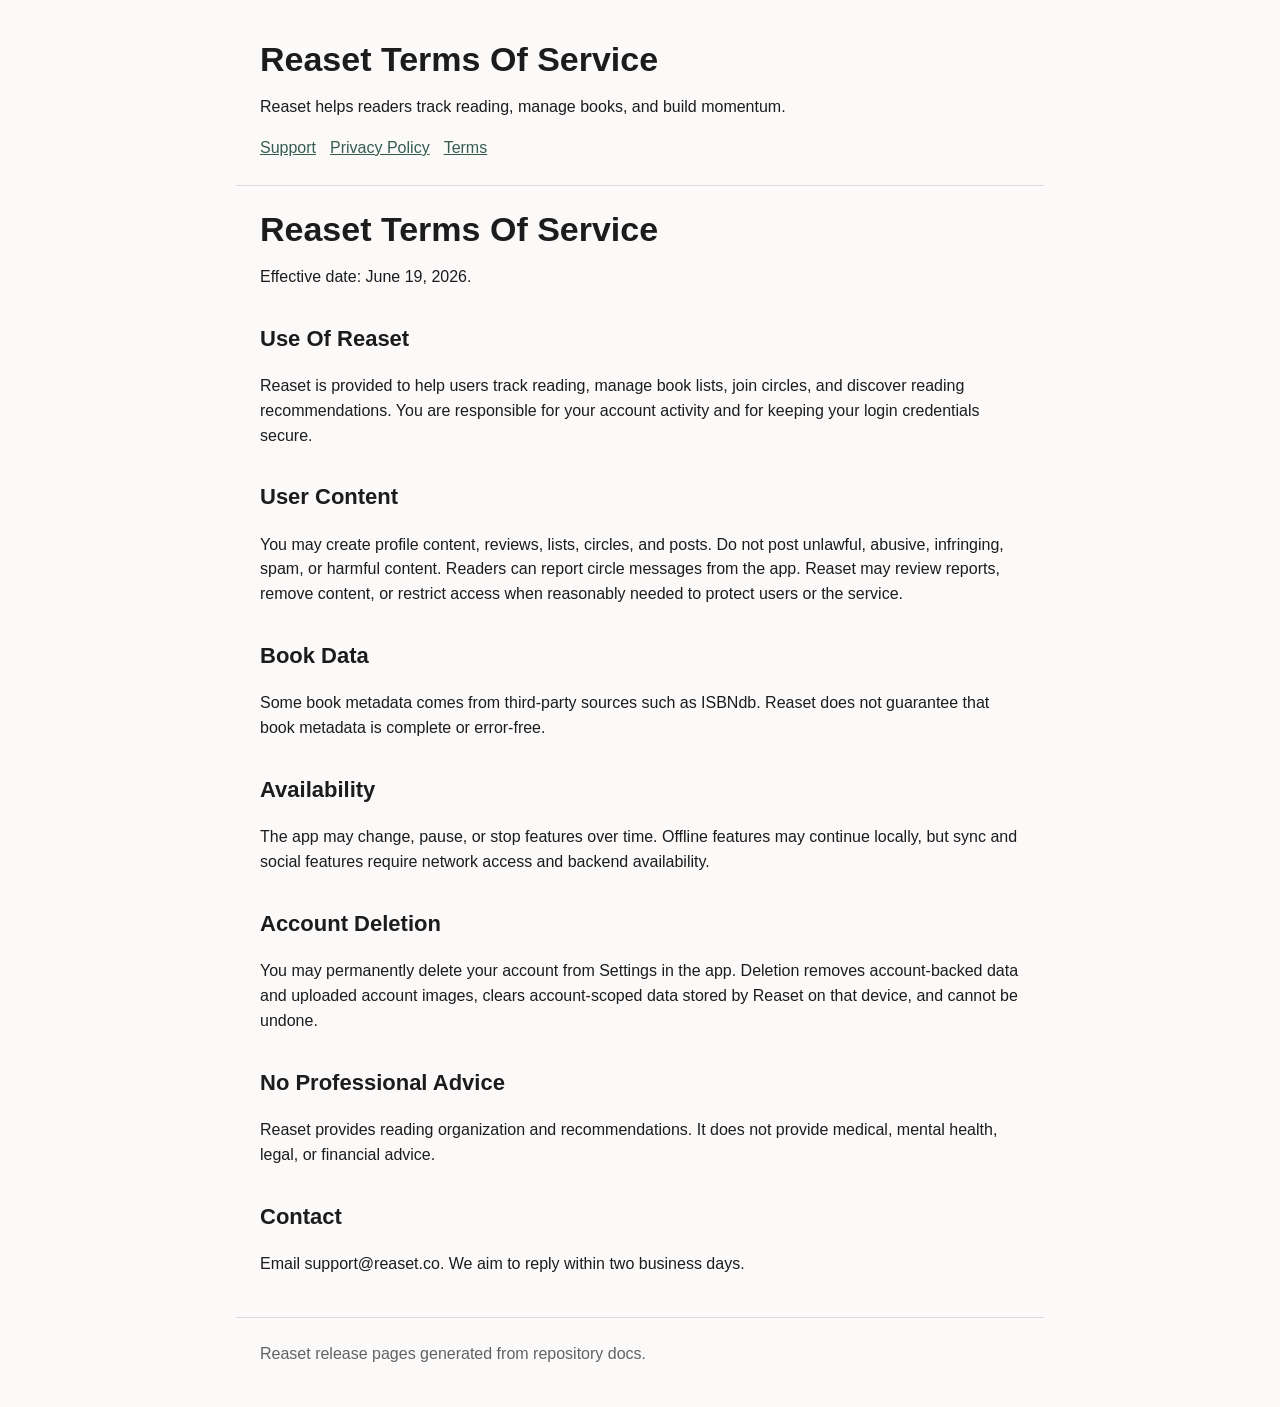
<file: terms.html>
<!doctype html>
<html lang="en">
<head>
  <meta charset="utf-8">
  <meta name="viewport" content="width=device-width, initial-scale=1">
  <title>Reaset Terms Of Service - Reaset</title>
  <style>
    :root { color-scheme: light; --ink: #1c1c1e; --muted: #5f6368; --line: #d8d8de; --paper: #fbfaf8; --accent: #365c50; }
    body { margin: 0; font-family: -apple-system, BlinkMacSystemFont, "Segoe UI", sans-serif; color: var(--ink); background: var(--paper); line-height: 1.55; }
    header, main, footer { max-width: 760px; margin: 0 auto; padding: 24px; }
    header { padding-top: 40px; border-bottom: 1px solid var(--line); }
    nav { display: flex; gap: 14px; flex-wrap: wrap; margin-top: 16px; }
    a { color: var(--accent); }
    h1 { font-size: 34px; line-height: 1.15; margin: 0 0 12px; }
    h2 { font-size: 22px; margin-top: 32px; }
    p, li { font-size: 16px; }
    code { background: #ece9e2; border-radius: 4px; padding: 1px 5px; }
    pre { overflow-x: auto; background: #ece9e2; border-radius: 8px; padding: 14px; }
    footer { color: var(--muted); border-top: 1px solid var(--line); padding-bottom: 40px; }
  </style>
</head>
<body>
  <header>
    <h1>Reaset Terms Of Service</h1>
    <p>Reaset helps readers track reading, manage books, and build momentum.</p>
    <nav>
      <a href="./support.html">Support</a>
      <a href="./privacy.html">Privacy Policy</a>
      <a href="./terms.html">Terms</a>
    </nav>
  </header>
  <main>
<h1>Reaset Terms Of Service</h1>
<p>Effective date: June 19, 2026.</p>
<h2>Use Of Reaset</h2>
<p>Reaset is provided to help users track reading, manage book lists, join circles, and discover reading recommendations. You are responsible for your account activity and for keeping your login credentials secure.</p>
<h2>User Content</h2>
<p>You may create profile content, reviews, lists, circles, and posts. Do not post unlawful, abusive, infringing, spam, or harmful content. Readers can report circle messages from the app. Reaset may review reports, remove content, or restrict access when reasonably needed to protect users or the service.</p>
<h2>Book Data</h2>
<p>Some book metadata comes from third-party sources such as ISBNdb. Reaset does not guarantee that book metadata is complete or error-free.</p>
<h2>Availability</h2>
<p>The app may change, pause, or stop features over time. Offline features may continue locally, but sync and social features require network access and backend availability.</p>
<h2>Account Deletion</h2>
<p>You may permanently delete your account from Settings in the app. Deletion removes account-backed data and uploaded account images, clears account-scoped data stored by Reaset on that device, and cannot be undone.</p>
<h2>No Professional Advice</h2>
<p>Reaset provides reading organization and recommendations. It does not provide medical, mental health, legal, or financial advice.</p>
<h2>Contact</h2>
<p>Email support@reaset.co. We aim to reply within two business days.</p>
  </main>
  <footer>Reaset release pages generated from repository docs.</footer>
</body>
</html>
</file>
<file: styles.css>
@font-face { font-family: "Plantin MT Pro"; src: url("./assets/fonts/plantin-mt-pro-regular.ttf") format("truetype"); font-style: normal; font-weight: 400; font-display: swap; }
@font-face { font-family: "Inter"; src: url("./assets/fonts/inter-variable.woff2") format("woff2"); font-style: normal; font-weight: 100 900; font-display: swap; }

:root {
  color-scheme: light;
  --cream: #fff0da;
  --light-purple: #9dacff;
  --light-green: #a7f3d0;
  --lavender: #99b2dd;
  --lavender-soft: #e7ddf8;
  --pink: #f8d8ee;
  --butter: #faedbd;
  --green: var(--light-green);
  --green-soft: #ddf8eb;
  --hero-green: var(--light-purple);
  --sage: var(--pink);
  --yellow: var(--butter);
  --coral: var(--light-green);
  --pink-deep: #6b4f64;
  --paper: #ffffff;
  --ink: #111111;
  --muted: #3f4247;
  --line: rgba(17, 17, 17, .11);
  --display: "Plantin MT Pro", "Iowan Old Style", Georgia, serif;
  --sans: "Inter", sans-serif;
  --sans-tracking: -.018em;
  --ease-out: cubic-bezier(.23, 1, .32, 1);
  --max: 1240px;
}

* { box-sizing: border-box; }
html { scroll-behavior: smooth; }
body { margin: 0; overflow-x: hidden; background: var(--paper); color: var(--ink); font-family: var(--sans); letter-spacing: var(--sans-tracking); -webkit-font-smoothing: antialiased; }
img { display: block; max-width: 100%; }
a { color: inherit; text-decoration: none; }
button, input { font: inherit; }
p { line-height: 1.65; }

.artifact-scene { position: absolute; z-index: 0; inset: 0; overflow: hidden; pointer-events: none; user-select: none; }
.artifact { --drift-x: 12px; --tilt: -4deg; position: absolute; display: block; opacity: .28; animation: artifact-drift 8s var(--ease-out) infinite alternate; will-change: transform; }
.artifact img { width: 100%; height: auto; animation: artifact-turn 28s linear infinite; }
.artifact:nth-child(even) { --drift-x: -10px; --tilt: 5deg; animation-duration: 10s; animation-delay: -4s; }
.artifact:nth-child(even) img { animation-direction: reverse; animation-duration: 34s; }
@keyframes artifact-drift {
  from { transform: translate3d(0, -7px, 0) rotate(var(--tilt)); }
  to { transform: translate3d(var(--drift-x), 9px, 0) rotate(calc(var(--tilt) + 4deg)); }
}
@keyframes artifact-turn { to { transform: rotate(360deg); } }

.skip-link { position: fixed; z-index: 100; top: 12px; left: 12px; padding: 10px 14px; border-radius: 999px; background: #fff; transform: translateY(-150%); transition: transform 160ms var(--ease-out); }
.skip-link:focus { transform: translateY(0); }

.site-header { position: fixed; z-index: 20; top: 18px; left: 50%; isolation: isolate; display: grid; grid-template-columns: 1fr auto 1fr; align-items: center; width: min(calc(100% - 40px), 1160px); min-height: 68px; padding: 0 14px 0 12px; border: 1px solid rgba(255,255,255,.72); border-radius: 28px; backface-visibility: hidden; background: transparent; color: #fff; box-shadow: none; transform: translate3d(-50%,0,0); transition: color 200ms ease, background-color 200ms ease, box-shadow 200ms ease; }
.site-header.is-scrolled { border-color: var(--line); background: rgba(255,255,255,.9); color: var(--ink); box-shadow: 0 12px 30px rgba(41,45,50,.08); }
.wordmark { display: block; width: max-content; }
.brand-logo { display: block; width: 82px; height: 34px; background: currentColor; -webkit-mask: url("./assets/reaset-logo-6.svg") center / contain no-repeat; mask: url("./assets/reaset-logo-6.svg") center / contain no-repeat; }
.site-header > .wordmark { display: grid; width: 52px; height: 48px; background: transparent; place-items: center; }
.site-header .brand-logo { width: 39px; height: 44px; background: #fff; -webkit-mask-image: url("./assets/reaset-r-mark.svg"); mask-image: url("./assets/reaset-r-mark.svg"); }
.site-header.is-scrolled .brand-logo { background: var(--ink); }
.footer-brand .brand-logo { background: #fff; }
.desktop-nav { display: flex; gap: 34px; font-size: 14px; font-weight: 600; font-synthesis: none; letter-spacing: var(--sans-tracking); }
.desktop-nav a { transition: opacity 140ms ease; }
.desktop-nav a:hover { color: var(--lavender); opacity: 1; }
.site-footer a { transition: color 160ms ease; }
.site-footer a:hover { color: var(--pink-deep); }
.header-cta { justify-self: end; }
.download-cta { display: inline-flex; align-items: center; justify-content: center; min-height: 44px; padding: 0 18px; border: 1px solid rgba(255,255,255,.78); border-radius: 20px; background: rgba(255,255,255,.12); color: #fff; font-size: 13px; font-weight: 400; transition: transform 140ms var(--ease-out), opacity 140ms ease; }
.app-store-cta { gap: 9px; min-height: 52px; padding: 6px 16px 6px 13px; line-height: 1.02; text-align: left; }
.app-store-cta > span:first-child { display: grid; width: 26px; height: 26px; place-items: center; }
.app-store-cta > span:first-child::before { font-size: 25px; line-height: 1; content: ""; }
.app-store-cta > span:last-child { display: grid; font-size: 14px; }
.app-store-cta small { margin-bottom: 2px; font-size: 8px; letter-spacing: var(--sans-tracking); }
.download-cta:hover { background: #fff; color: var(--hero-green); }
.site-header.is-scrolled .header-cta { border-color: transparent; background: var(--ink); color: #fff; }
.header-cta:active, .button:active { transform: scale(.97); }
.menu-button, .mobile-nav { display: none; }

.hero { position: relative; min-height: 960px; overflow: hidden; padding: 174px 28px 0; background: var(--hero-green); color: #fff; text-align: center; }
.hero-copy { position: relative; z-index: 3; max-width: 880px; margin: 0 auto; }
.artifact-scene-hero { z-index: 1; }
.artifact-scene-hero .artifact { top: 0; left: 0; animation-name: hero-bounce-x; animation-timing-function: linear; animation-direction: alternate; }
.artifact-scene-hero .artifact img { animation-name: hero-bounce-y; animation-timing-function: linear; animation-direction: alternate; }
.artifact-hero-flower { --bounce-x: calc(100vw - 250px); --bounce-y: 710px; width: 250px; opacity: .55; animation-duration: 9.2s !important; animation-delay: -4.1s !important; }
.artifact-hero-flower img { animation-duration: 7.1s !important; animation-delay: -6.7s !important; }
.artifact-hero-blob { --bounce-x: calc(100vw - 330px); --bounce-y: 630px; width: 330px; opacity: .46; animation-duration: 11.3s !important; animation-delay: -8.3s !important; animation-direction: alternate-reverse !important; }
.artifact-hero-blob img { animation-duration: 8.4s !important; animation-delay: -2.4s !important; }
.artifact-hero-blob img { filter: hue-rotate(62deg) saturate(.75) brightness(1.15); }
.artifact-hero-plus { --bounce-x: calc(100vw - 180px); --bounce-y: 780px; width: 180px; opacity: .5; animation-duration: 8.1s !important; animation-delay: -1.9s !important; }
.artifact-hero-plus img { filter: hue-rotate(326deg) saturate(1.08) brightness(1.04); animation-duration: 10.2s !important; animation-delay: -7.8s !important; animation-direction: alternate-reverse !important; }
@keyframes hero-bounce-x { to { transform: translate3d(var(--bounce-x), 0, 0); } }
@keyframes hero-bounce-y { to { transform: translate3d(0, var(--bounce-y), 0); } }
.eyebrow { margin: 0 0 20px; color: currentColor; font-size: 12px; font-weight: 400; letter-spacing: var(--sans-tracking); text-transform: uppercase; }
.eyebrow::before { display: none; }
.hero h1 { margin: 0; font-family: var(--display); font-size: clamp(58px, 5.6vw, 82px); font-weight: 400; letter-spacing: -.045em; line-height: .94; white-space: nowrap; }
.hero h1 em { color: #fff; font-style: normal; font-weight: 400; }
.hero-lede { max-width: 580px; margin: 22px auto 0; font-size: 18px; }
.hero-actions { display: flex; justify-content: center; margin-top: 26px; }
.button { display: inline-flex; align-items: center; justify-content: center; min-height: 52px; padding: 0 22px; border: 0; border-radius: 999px; font-size: 13px; font-weight: 400; transition: transform 140ms var(--ease-out), background 160ms ease; }
.button-dark { background: var(--ink); color: #fff; }
.button-dark:hover { background: var(--green); }
.text-link { font-size: 13px; font-weight: 400; }
.text-link span { display: inline-block; margin-left: 5px; transition: transform 180ms var(--ease-out); }
.text-link:hover span { transform: translateY(4px); }
.hero-art { position: absolute; z-index: 2; top: 250px; left: 50%; width: min(1500px, 112vw); pointer-events: none; transform: translateX(-50%); }
.hero-art img { width: 100%; height: auto; }

.book-marquee { position: relative; overflow: hidden; padding: 100px 0 112px; border-bottom: 1px solid var(--line); background: var(--paper); color: var(--ink); }
.marquee-heading { position: relative; z-index: 1; display: grid; justify-items: center; gap: 12px; width: min(calc(100% - 56px), var(--max)); margin: 0 auto 48px; text-align: center; }
.artifact-marquee-rings { top: 18px; right: 20px; width: 280px; opacity: .42; }
.artifact-marquee-leaf { bottom: 32px; left: 32px; width: 120px; opacity: .38; }
.marquee-heading .eyebrow { margin-bottom: 0; color: var(--pink); }
.marquee-heading h2 { max-width: 900px; margin: 0; font-family: var(--display); font-size: clamp(45px, 5.2vw, 74px); font-weight: 400; letter-spacing: -.045em; line-height: .95; text-align: center; }
.marquee-viewport { position: relative; z-index: 1; display: flex; width: max-content; animation: shelf-scroll 42s linear infinite; }
.marquee-track { display: flex; flex: none; align-items: center; gap: 24px; padding-right: 24px; }
.book-cover { flex: 0 0 210px; width: 210px; aspect-ratio: 2 / 3; margin: 0; overflow: hidden; border-radius: 16px; background: #ece9e2; box-shadow: 0 22px 45px rgba(23,24,23,.16); transform: rotate(-2deg); }
.book-cover:nth-child(even) { transform: rotate(2.5deg) translateY(14px); }
.book-cover:nth-child(3n) { transform: rotate(-1deg) translateY(-10px); }
.book-cover img { width: 100%; height: 100%; object-fit: cover; }
@keyframes shelf-scroll { to { transform: translateX(-50%); } }

.section { padding: 132px max(28px, calc((100vw - var(--max)) / 2)); }
.manifesto { position: relative; overflow: hidden; padding-top: 0; background: var(--paper); }
.manifesto-intro { position: relative; width: 100vw; margin-left: calc(50% - 50vw); padding: 132px max(28px, calc((100vw - var(--max)) / 2)) 0; overflow: hidden; background: var(--butter); color: var(--ink); }
.manifesto-grid { position: relative; z-index: 1; display: grid; justify-items: center; gap: 24px; max-width: 900px; margin: 0 auto; text-align: center; }
.manifesto > :not(.artifact-scene) { position: relative; z-index: 1; }
.artifact-manifesto-burst { top: 320px; left: 24px; width: 230px; opacity: .32; }
.artifact-manifesto-burst img { filter: hue-rotate(93deg) saturate(.72); }
.artifact-manifesto-flower { top: 770px; right: 24px; width: 220px; opacity: .4; }
.artifact-manifesto-clover { top: 1210px; left: 4%; width: 150px; opacity: .3; }
.artifact-manifesto-clover img { filter: hue-rotate(113deg) saturate(.72) brightness(1.12); }
.manifesto h2, .premium h2, .faq h2, .newsletter h2 { margin: 0; font-family: var(--display); font-size: clamp(48px, 5.4vw, 78px); font-weight: 400; letter-spacing: -.045em; line-height: .98; }
.manifesto-copy { max-width: 660px; color: rgba(41,45,50,.78); font-size: 18px; }
.manifesto-copy p:first-child { margin-top: 3px; }
.phone-demo { position: relative; height: 840px; margin-top: 48px; --spread: 0; }
.phone-demo-stage { position: sticky; top: 108px; display: grid; height: 650px; place-items: center; }
.phone-mockup { position: absolute; width: 300px; height: auto; filter: drop-shadow(0 34px 34px rgba(10,32,54,.24)); will-change: transform; }
.phone-mockup-library { z-index: 1; transform: translate3d(calc(var(--spread) * -300px), 0, 0); }
.phone-mockup-discover { z-index: 2; transform: translate3d(calc(var(--spread) * 300px), 0, 0); }
.phone-mockup-focus { z-index: 3; transform: translate3d(0, 0, 0); }
.feature-carousel-heading { display: flex; align-items: center; justify-content: center; gap: 20px; margin-top: 112px; flex-direction: column; text-align: center; }
.feature-carousel-heading > p { max-width: 720px; margin: 0; font-family: var(--display); font-size: clamp(42px, 4.6vw, 64px); letter-spacing: -.04em; line-height: .95; }
.feature-carousel-controls { display: flex; justify-content: flex-end; gap: 14px; width: min(100%,var(--max)); margin: 18px auto 0; }
.feature-carousel-controls button { width: 58px; height: 58px; padding: 0; border: 0; background: transparent; color: var(--ink); cursor: pointer; font-size: 34px; line-height: 1; transition: color 160ms ease, transform 140ms var(--ease-out); }
.feature-carousel-controls button:hover { color: var(--lavender); }
.feature-carousel-controls button:active { transform: scale(.94); }
.principles { display: flex; gap: 20px; width: 100vw; margin: 48px 0 0 calc(50% - 50vw); padding: 0 max(56px, calc((100vw - var(--max)) / 2)) 28px; overflow-x: auto; overscroll-behavior-inline: contain; scroll-padding-left: max(56px, calc((100vw - var(--max)) / 2)); scroll-snap-type: x mandatory; scrollbar-width: none; }
.principles::-webkit-scrollbar { display: none; }
.principle-card { position: relative; display: flex; flex: 0 0 clamp(350px, 36vw, 470px); min-height: 590px; padding: 36px 36px 0; overflow: hidden; border-radius: 30px; flex-direction: column; scroll-snap-align: start; }
.principle-card-one { background: var(--cream); }
.principle-card-two { background: var(--lavender-soft); }
.principle-card-three { background: var(--light-green); color: var(--ink); }
.principle-card-four { background: var(--pink); color: var(--ink); }
.principle-card-five { background: var(--yellow); }
.principle-card span { font-size: 11px; font-weight: 400; letter-spacing: var(--sans-tracking); text-transform: uppercase; opacity: .62; }
.principle-card h3 { margin: 22px 0 0; font-family: var(--display); font-size: clamp(34px, 3.4vw, 48px); font-weight: 400; letter-spacing: -.035em; line-height: .98; }
.principle-card p { max-width: 390px; margin: 17px 0 0; color: currentColor; font-size: 15px; opacity: .72; }
.card-visual { position: relative; height: 260px; margin-top: auto; }
.timer-visual { align-self: center; display: flex; width: 270px; padding: 34px 28px 0; border-radius: 30px 30px 0 0; background: var(--light-green); color: var(--ink); flex-direction: column; text-align: center; }
.timer-visual small { opacity: .66; }
.timer-visual strong { margin: 28px 0 22px; font-family: var(--display); font-size: 62px; font-weight: 400; }
.timer-visual b { padding: 11px; border: 1px solid rgba(255,255,255,.4); border-radius: 999px; font-size: 11px; }
.library-visual { display: flex; align-items: end; justify-content: center; gap: 13px; }
.library-visual i { width: 27%; height: 72%; border-radius: 12px 12px 0 0; background: var(--cream); box-shadow: 0 18px 30px rgba(30,20,20,.12); transform: rotate(-5deg); }
.library-visual i:nth-child(2) { height: 92%; background: var(--lavender); transform: translateY(4px); }
.library-visual i:nth-child(3) { height: 80%; background: var(--green); transform: rotate(5deg); }
.mood-visual { display: flex; align-content: center; justify-content: center; gap: 10px; padding: 54px 12px 0; flex-wrap: wrap; }
.mood-visual b { height: max-content; padding: 12px 17px; border-radius: 999px; background: rgba(255,255,255,.9); color: var(--ink); font-size: 12px; font-weight: 400; transform: rotate(-3deg); }
.mood-visual b:nth-child(even) { transform: rotate(4deg) translateY(24px); }
.progress-visual { margin-top: auto; padding: 28px 26px 0; border-radius: 26px 26px 0 0; background: #fff; color: var(--ink); }
.progress-visual small { color: var(--muted); }
.progress-visual strong { display: block; margin: 15px 0 28px; font-family: var(--display); font-size: 42px; font-weight: 400; }
.progress-visual > div { display: flex; align-items: end; gap: 9px; height: 100px; }
.progress-visual i { flex: 1; height: 44%; border-radius: 8px 8px 0 0; background: var(--green-soft); }
.progress-visual i:nth-child(2) { height: 72%; }.progress-visual i:nth-child(3) { height: 52%; }.progress-visual i:nth-child(4) { height: 92%; background: var(--green); }.progress-visual i:nth-child(5) { height: 66%; }
.goal-visual { display: flex; align-self: center; align-items: flex-start; justify-content: center; width: 270px; height: 190px; margin-bottom: 24px; padding: 28px; border-radius: 24px; background: #fff; flex-direction: column; box-shadow: inset 0 -12px 0 rgba(171,200,162,.26); }
.goal-visual::after { width: 72%; height: 12px; margin-top: 18px; border-radius: 3px; background: var(--green); box-shadow: 54px 0 0 rgba(171,200,162,.26); content: ""; }
.goal-visual strong { font-family: var(--display); font-size: 54px; font-weight: 400; }.goal-visual b { margin-top: 8px; font-size: 12px; }.goal-visual small { margin-top: 4px; color: var(--muted); }

.feature-story { position: relative; display: grid; grid-template-columns: repeat(2,minmax(0,500px)); align-items: center; justify-content: center; gap: 64px; width: min(calc(100% - 56px), var(--max)); min-height: 0; margin: 0 auto 118px; background: var(--paper); color: var(--ink); }
.feature-story > :not(.artifact-scene) { position: relative; z-index: 1; }
.feature-story .artifact-scene { inset: 0; overflow: visible; }
.artifact-feature-home { top: 12px; left: 12px; width: 135px; opacity: .28; }
.artifact-feature-home img { filter: hue-rotate(112deg) saturate(.72) brightness(1.12); }
.artifact-feature-bookflows { right: 12px; bottom: 12px; width: 145px; opacity: .28; }
.artifact-feature-bookflows img { filter: hue-rotate(79deg) saturate(.72) brightness(1.1); }
.artifact-feature-discover { top: 12px; left: 12px; width: 135px; opacity: .26; }
.artifact-feature-discover img { filter: hue-rotate(37deg) saturate(.72) brightness(1.16); }
.feature-story-home { margin-top: 110px; }
.feature-story-focus { margin-bottom: 126px; }
.feature-copy { display: flex; min-height: 0; flex-direction: column; justify-content: center; padding: 18px 0; }
.feature-story-media-first .feature-copy { padding: 18px 0; }
.feature-copy h2 { max-width: 520px; margin: 0; font-family: var(--display); font-size: clamp(44px,4.4vw,66px); font-weight: 400; letter-spacing: -.045em; line-height: .98; }
.feature-copy > p:not(.eyebrow) { max-width: 540px; margin: 28px 0 0; color: currentColor; font-size: 17px; opacity: .78; }
.feature-media { width: min(100%,500px); min-height: 0; aspect-ratio: 1 / 1; justify-self: stretch; margin: 0; overflow: hidden; border-radius: 24px; }
.feature-media img { width: 100%; height: 100%; object-fit: cover; transition: transform 900ms var(--ease-out); }
.feature-story:hover .feature-media img { transform: scale(1.018); }
.feature-story-home, .feature-story-bookflows, .feature-story-discover, .feature-story-focus { background: var(--paper); color: var(--ink); }
.feature-list { display: grid; gap: 14px; margin: 36px 0 0; padding: 0; list-style: none; }
.feature-list li { display: flex; gap: 11px; align-items: center; font-size: 14px; }
.feature-list li::before { width: 7px; height: 7px; border-radius: 2px; background: var(--pink); content: ""; }
.mini-proof { display: grid; gap: 7px; width: max-content; max-width: 100%; margin-top: 38px; padding-top: 18px; border-top: 1px solid currentColor; }
.mini-proof strong { font-family: var(--display); font-size: 21px; font-weight: 400; }
.mini-proof span { color: var(--muted); font-size: 12px; }
.tag-row { display: flex; flex-wrap: wrap; gap: 8px; margin-top: 36px; }
.tag-row span { padding: 9px 12px; border: 1px solid rgba(23,24,23,.18); border-radius: 999px; background: rgba(255,255,255,.56); color: var(--ink); font-size: 11px; font-weight: 400; }

.premium-wall { position: relative; display: grid; min-height: 820px; overflow: hidden; padding: 58px max(28px, calc((100vw - 1480px) / 2)); place-items: center; background: var(--coral); isolation: isolate; }
.premium-books { position: absolute; z-index: 0; inset: -200px -46px; display: flex; gap: 18px; opacity: .96; }
.premium-column { flex: 1 1 0; min-width: 0; overflow: hidden; }
.premium-column-track { display: flex; flex-direction: column; gap: 20px; animation: premium-books-up 28s linear infinite; will-change: transform; }
.premium-column:nth-child(even) .premium-column-track { animation-direction: reverse; animation-duration: 32s; }
.premium-column:nth-child(3n) .premium-column-track { animation-duration: 36s; }
.premium-books img { display: block; width: 100%; height: auto; aspect-ratio: 2 / 3; flex: none; border-radius: 14px; object-fit: cover; box-shadow: 0 20px 38px rgba(23,24,23,.2); }
@keyframes premium-books-up { to { transform: translateY(calc(-50% - 10px)); } }
.premium-panel { position: relative; z-index: 2; width: min(720px, calc(100% - 48px)); padding: clamp(44px, 6vw, 78px); border: 1px solid rgba(41,45,50,.12); border-radius: 34px; background: rgba(255,255,255,.94); box-shadow: 0 30px 90px rgba(41,45,50,.2); text-align: center; }
.premium-panel h2 { font-size: clamp(52px, 6vw, 82px); }
.premium-copy { max-width: 540px; margin: 28px auto 0; font-size: 18px; }
.fine-print { color: rgba(23,24,23,.66); font-size: 12px; }

.faq { position: relative; display: grid; justify-items: center; gap: 56px; overflow: hidden; background: var(--paper); text-align: center; }
.faq > :not(.artifact-scene) { position: relative; z-index: 1; }
.artifact-faq-left { top: 36px; left: 24px; width: 220px; opacity: .24; }
.artifact-faq-left img { filter: hue-rotate(97deg) saturate(.7) brightness(1.14); }
.artifact-faq-right { right: 24px; bottom: 22px; width: 220px; opacity: .26; }
.artifact-faq-right img { filter: hue-rotate(326deg) saturate(1.15) brightness(1.02); }
.faq-heading { max-width: 760px; }
.faq-list { width: min(100%, 820px); border-top: 1px solid var(--ink); text-align: left; }
.faq-list details { border-bottom: 1px solid var(--line); }
.faq-list summary { display: flex; justify-content: space-between; gap: 20px; padding: 25px 4px; cursor: pointer; font-family: var(--sans); font-size: 22px; font-weight: 400; list-style: none; }
.faq-list summary::-webkit-details-marker { display: none; }
.faq-list summary::after { flex: 0 0 auto; content: "+"; transition: transform 180ms var(--ease-out); }
.faq-list details[open] summary::after { transform: rotate(45deg); }
.faq-list details p { max-width: 650px; margin: -4px 40px 26px 4px; color: var(--muted); font-size: 15px; }

.closing-gradient { background: var(--paper); color: var(--ink); }
.newsletter { position: relative; overflow: hidden; padding: 126px 28px 78px; background: transparent; }
.newsletter-inner { position: relative; z-index: 1; max-width: 1080px; margin: 0 auto; padding: 0 clamp(28px, 8vw, 104px); text-align: center; }
.artifact-newsletter-butterfly { top: 20px; right: 20px; width: 220px; opacity: .34; }
.artifact-newsletter-butterfly img { filter: hue-rotate(330deg) saturate(.9) brightness(1.08); }
.newsletter h2 { max-width: 740px; margin: 0 auto; font-size: clamp(52px, 6vw, 78px); }
.newsletter-copy > p:not(.eyebrow) { max-width: 640px; margin: 22px auto 0; color: rgba(23,24,23,.7); font-size: 17px; }
.newsletter-signup { max-width: 700px; margin: 30px auto 0; }
.kit-form { min-height: 86px; }
.kit-form .formkit-form { max-width: 700px !important; margin: 0 auto !important; background: transparent !important; }
.kit-form .formkit-fields { display: flex !important; align-items: stretch !important; gap: 10px !important; }
.kit-form .formkit-field { flex: 1 1 auto !important; margin: 0 !important; }
.kit-form input { min-height: 54px !important; padding: 0 20px !important; border: 1px solid rgba(23,24,23,.18) !important; border-radius: 999px !important; background: rgba(255,255,255,.88) !important; color: var(--ink) !important; box-shadow: none !important; }
.kit-form button { flex: 0 0 auto !important; min-height: 54px !important; padding-inline: 28px !important; border-radius: 999px !important; background: var(--ink) !important; color: #fff !important; font-weight: 400 !important; transition: transform 140ms var(--ease-out), background 160ms ease !important; }
.kit-form button:hover { background: var(--green) !important; }
.kit-form button:active { transform: scale(.985); }
.kit-form .formkit-powered-by-convertkit-container { display: none !important; }
.privacy-note { margin: 12px auto 0; color: rgba(23,24,23,.62); font-size: 11px; }
.privacy-note a { text-decoration: underline; text-underline-offset: 3px; }

.site-footer { display: grid; grid-template-columns: 2fr repeat(3, 1fr); gap: 48px; padding: 72px max(28px, calc((100vw - var(--max)) / 2)) 28px; background: var(--ink); color: #fff; font-weight: 400; }
.footer-brand .wordmark { color: #fff; }
.footer-brand .brand-logo { width: 128px; height: 52px; }
.footer-brand p { max-width: 370px; margin-top: 18px; color: rgba(255,255,255,.72); font-size: 14px; font-weight: 400; }
.site-footer nav { display: grid; align-content: start; gap: 11px; }
.site-footer nav h2 { margin: 7px 0 8px; color: rgba(255,255,255,.52); font-size: 11px; font-weight: 400; letter-spacing: var(--sans-tracking); text-transform: uppercase; }
.site-footer nav a { width: max-content; font-size: 14px; font-weight: 400; }
.footer-bottom { grid-column: 1 / -1; display: flex; justify-content: space-between; margin-top: 44px; padding-top: 20px; border-top: 1px solid rgba(255,255,255,.18); color: rgba(255,255,255,.58); font-size: 11px; font-weight: 400; }

:focus-visible { outline: 3px solid var(--lavender); outline-offset: 4px; }

@media (max-width: 900px) {
  .site-header { grid-template-columns: 1fr auto; }
  .desktop-nav, .header-cta { display: none; }
  .menu-button { display: grid; gap: 6px; width: 44px; height: 44px; place-content: center; justify-self: end; border: 0; border-radius: 14px; background: var(--ink); cursor: pointer; }
  .menu-button span { display: block; width: 17px; height: 1.5px; background: #fff; transition: transform 180ms var(--ease-out); }
  .menu-button[aria-expanded="true"] span:first-child { transform: translateY(3.75px) rotate(45deg); }
  .menu-button[aria-expanded="true"] span:last-child { transform: translateY(-3.75px) rotate(-45deg); }
  .mobile-nav { position: absolute; top: 76px; right: 0; display: grid; width: min(330px, calc(100vw - 40px)); padding: 16px; border: 1px solid var(--line); border-radius: 24px; background: rgba(255,255,255,.97); box-shadow: 0 18px 50px rgba(41,45,50,.14); }
  .mobile-nav[hidden] { display: none; }
  .mobile-nav a { padding: 16px 12px; border-bottom: 1px solid var(--line); font-size: 16px; font-weight: 400; letter-spacing: var(--sans-tracking); }
  .mobile-nav a:last-child { border-bottom: 0; color: var(--pink-deep); }
  .hero { min-height: 880px; padding-top: 155px; }
  .hero-art { top: 240px; width: 1100px; }
  .artifact-hero-flower { --bounce-x: calc(100vw - 210px); --bounce-y: 670px; width: 210px; }
  .artifact-hero-blob { --bounce-x: calc(100vw - 270px); --bounce-y: 610px; width: 270px; }
  .artifact-hero-plus { --bounce-x: calc(100vw - 150px); --bounce-y: 730px; width: 150px; }
  .marquee-heading { gap: 10px; }
  .manifesto-grid, .faq { grid-template-columns: 1fr; gap: 44px; }
  .feature-story { grid-template-columns: 1fr; }
  .feature-story-media-first .feature-media { order: 2; }
  .phone-mockup-library { transform: translate3d(calc(var(--spread) * -205px), 0, 0) scale(calc(1 - var(--spread) * .28)); }
  .phone-mockup-discover { transform: translate3d(calc(var(--spread) * 205px), 0, 0) scale(calc(1 - var(--spread) * .28)); }
  .phone-mockup-focus { transform: scale(calc(1 - var(--spread) * .28)); }
  .feature-story { gap: 64px; margin-bottom: 88px; }
  .feature-story-home { margin-top: 86px; }
  .feature-story-focus { margin-bottom: 104px; }
  .feature-copy, .feature-story-media-first .feature-copy { min-height: 0; padding: 0; }
  .feature-media { width: min(100%,440px); min-height: 0; }
  .premium-column:nth-child(n + 7) { display: none; }
  .site-footer { grid-template-columns: 2fr 1fr 1fr; }
  .site-footer nav:last-of-type { grid-column: 2; }
}

@media (max-width: 600px) {
  .site-header { top: 12px; width: calc(100% - 24px); min-height: 60px; padding-left: 20px; }
  .brand-logo { width: 76px; height: 32px; }
  .hero { min-height: 800px; padding: 132px 20px 0; }
  .hero-copy { min-width: 0; }
  .hero h1 { max-width: none; margin-inline: auto; font-size: clamp(29px, 8.4vw, 34px); line-height: .94; white-space: nowrap; }
  .hero-lede { max-width: 350px; margin-top: 18px; font-size: 15px; }
  .hero-actions { margin-top: 22px; }
  .hero-art { top: 210px; width: 750px; }
  .artifact-hero-flower { --bounce-x: calc(100vw - 160px); --bounce-y: 640px; width: 160px; opacity: .44; }
  .artifact-hero-blob { --bounce-x: calc(100vw - 190px); --bounce-y: 610px; width: 190px; opacity: .34; }
  .artifact-hero-plus { --bounce-x: calc(100vw - 120px); --bounce-y: 670px; display: block; width: 120px; opacity: .36; }
  .book-marquee { padding: 76px 0 88px; }
  .marquee-heading { width: calc(100% - 40px); margin-bottom: 36px; }
  .marquee-heading h2 { font-size: 46px; }
  .marquee-track { gap: 16px; padding-right: 16px; }
  .book-cover { flex-basis: 160px; width: 160px; border-radius: 12px; }
  .artifact-marquee-rings { top: 18px; right: 12px; width: 190px; opacity: .3; }
  .artifact-marquee-leaf { bottom: 24px; left: 12px; width: 84px; opacity: .28; }
  .section { padding: 88px 20px; }
  .manifesto h2, .premium h2, .faq h2, .newsletter h2 { font-size: 48px; }
  .manifesto-grid { gap: 26px; }
  .artifact-manifesto-burst { top: 310px; left: 12px; width: 150px; opacity: .22; }
  .artifact-manifesto-flower { top: 770px; right: 12px; width: 150px; opacity: .26; }
  .artifact-manifesto-clover { display: none; }
  .manifesto-intro { padding-top: 88px; }
  .phone-demo { height: 720px; margin-top: 36px; }
  .phone-demo-stage { top: 92px; height: 560px; }
  .phone-mockup { width: 230px; }
  .phone-mockup-library { transform: translate3d(calc(var(--spread) * -122px), 0, 0) scale(calc(1 - var(--spread) * .48)); }
  .phone-mockup-discover { transform: translate3d(calc(var(--spread) * 122px), 0, 0) scale(calc(1 - var(--spread) * .48)); }
  .phone-mockup-focus { transform: scale(calc(1 - var(--spread) * .48)); }
  .feature-carousel-heading { align-items: center; margin-top: 76px; }
  .feature-carousel-heading > p { max-width: 330px; font-size: 40px; }
  .feature-carousel-controls button { width: 38px; height: 38px; font-size: 17px; }
  .principles { gap: 14px; margin-top: 32px; padding: 0 44px 20px 20px; overscroll-behavior-x: contain; scroll-padding-left: 20px; scroll-snap-stop: always; touch-action: pan-x; }
  .principle-card { flex-basis: min(82vw, 320px); min-height: 460px; padding: 25px 22px 0; border-radius: 22px; }
  .principle-card h3 { margin-top: 16px; font-size: 31px; }
  .principle-card p { margin-top: 12px; font-size: 14px; }
  .card-visual { height: 210px; }
  .timer-visual { width: 225px; padding: 24px 20px 0; }.timer-visual strong { margin: 18px 0 14px; font-size: 50px; }
  .goal-visual { width: 225px; height: 160px; margin-bottom: 18px; padding: 24px; }.goal-visual strong { font-size: 45px; }
  .feature-story { width: calc(100% - 40px); gap: 31px; margin-bottom: 72px; }
  .feature-story-home { margin-top: 72px; }
  .feature-story-focus { margin-bottom: 88px; }
  .feature-copy, .feature-story-media-first .feature-copy { min-height: auto; padding: 0 4px; }
  .feature-copy h2 { max-width: 390px; font-size: 42px; }
  .feature-copy > p:not(.eyebrow) { font-size: 16px; }
  .feature-media { width: min(100%,420px); min-height: 0; border-radius: 21px; }
  .feature-story:hover .feature-media img { transform: none; }
  .feature-story .artifact-scene { inset: 0; }
  .artifact-feature-home, .artifact-feature-bookflows, .artifact-feature-discover { width: 104px; opacity: .2; }
  .premium { gap: 18px; }
  .premium-wall { min-height: 760px; padding-inline: 10px; }
  .premium-books { inset: -170px -72px; gap: 13px; }
  .premium-column:nth-child(n + 5) { display: none; }
  .premium-column-track { gap: 13px; }
  @keyframes premium-books-up { to { transform: translateY(calc(-50% - 6.5px)); } }
  .premium-books img { border-radius: 10px; }
  .premium-panel { width: calc(100% - 28px); padding: 42px 24px; border-radius: 26px; }
  .premium-panel h2 { font-size: 48px; }
  .premium-copy { font-size: 16px; }
  .faq { gap: 42px; }
  .faq-list summary { font-size: 19px; }
  .artifact-faq-left { top: 30px; left: 10px; width: 120px; opacity: .18; }
  .artifact-faq-right { right: 10px; bottom: 6px; width: 125px; opacity: .2; }
  .newsletter { padding: 86px 16px 48px; }
  .newsletter-inner { padding: 0 6px; }
  .newsletter h2 { font-size: 48px; }
  .artifact-newsletter-butterfly { top: 12px; right: 10px; width: 135px; opacity: .24; }
  .kit-form .formkit-fields { flex-direction: column !important; }
  .kit-form button { width: 100% !important; }
  .site-footer { grid-template-columns: 1fr 1fr; gap: 36px 24px; padding: 60px 20px 24px; }
  .footer-brand { grid-column: 1 / -1; }
  .site-footer nav:last-of-type { grid-column: auto; }
  .footer-bottom { align-items: flex-start; flex-direction: column; gap: 8px; }
}

@media (hover: hover) and (pointer: fine) {
  .feature-media img { will-change: transform; }
}

@media (prefers-reduced-motion: reduce) {
  html { scroll-behavior: auto; }
  *, *::before, *::after { animation-duration: .01ms !important; animation-iteration-count: 1 !important; transition-duration: .01ms !important; }
  .artifact-scene-hero .artifact, .artifact-scene-hero .artifact img { animation: none !important; }
  .artifact-hero-flower { top: 110px; left: 20px; }
  .artifact-hero-blob { top: 250px; right: 20px; left: auto; }
  .artifact-hero-plus { top: 500px; left: 10%; }
}
</file>
<file: legal.css>
.legal-page {
  min-height: 100vh;
  background: var(--paper);
}

.legal-page .site-header {
  position: absolute;
  color: var(--ink);
}

.legal-page .site-header .brand-logo {
  background: currentColor;
}

.legal-page .site-header .header-cta {
  border-color: transparent;
  background: var(--ink);
  color: #fff;
}

.legal-hero {
  position: relative;
  min-height: 560px;
  padding: 178px max(28px, calc((100vw - var(--max)) / 2)) 92px;
  overflow: hidden;
  background: var(--coral);
}

.legal-page-support .legal-hero { background: var(--lavender); color: #fff; }
.legal-page-privacy .legal-hero { background: var(--coral); }

.legal-hero-copy {
  position: relative;
  z-index: 2;
  max-width: 900px;
}

.legal-kicker {
  margin: 0 0 20px;
  font-size: 12px;
  font-weight: 600;
  letter-spacing: .08em;
  text-transform: uppercase;
}

.legal-hero h1 {
  max-width: 880px;
  margin: 0;
  font-family: var(--display);
  font-size: clamp(62px, 8vw, 112px);
  font-weight: 400;
  letter-spacing: -.05em;
  line-height: .88;
}

.legal-hero p:last-child {
  max-width: 610px;
  margin: 28px 0 0;
  font-size: clamp(17px, 2vw, 21px);
  line-height: 1.55;
}

.legal-hero-art {
  position: absolute;
  right: max(-70px, calc((100vw - var(--max)) / 2 - 120px));
  bottom: -120px;
  width: min(42vw, 540px);
  opacity: .9;
  transform: rotate(12deg);
}

.legal-page-support .legal-hero-art { filter: hue-rotate(304deg) saturate(.94) brightness(1.1); }

.legal-layout {
  display: grid;
  grid-template-columns: minmax(180px, 260px) minmax(0, 760px);
  gap: clamp(56px, 8vw, 132px);
  width: min(calc(100% - 56px), var(--max));
  margin: 0 auto;
  padding: 112px 0 132px;
}

.legal-sidebar {
  align-self: start;
  position: sticky;
  top: 42px;
}

.legal-sidebar p {
  margin: 0 0 18px;
  color: var(--muted);
  font-size: 13px;
}

.legal-sidebar nav { display: grid; gap: 6px; }
.legal-sidebar a {
  display: block;
  padding: 12px 14px;
  border-radius: 14px;
  font-size: 14px;
  font-weight: 550;
  transition: background 160ms ease, color 160ms ease;
}
.legal-sidebar a:hover, .legal-sidebar a[aria-current="page"] { background: var(--mustard); color: var(--ink); }

.legal-content { min-width: 0; }
.legal-content > :first-child { margin-top: 0; }
.legal-content h2 {
  margin: 64px 0 18px;
  font-family: var(--display);
  font-size: clamp(36px, 4vw, 52px);
  font-weight: 400;
  letter-spacing: -.035em;
  line-height: .98;
}
.legal-content p, .legal-content li { color: #3f433f; font-size: 16px; line-height: 1.75; }
.legal-content a { color: #125fbe; text-decoration: underline; text-decoration-thickness: 1px; text-underline-offset: 4px; }
.legal-content ul { display: grid; gap: 12px; padding-left: 22px; }

.support-intro {
  display: grid;
  gap: 20px;
  margin-bottom: 56px;
  padding: 36px;
  border-radius: 28px;
  background: var(--mustard);
}
.support-intro p { margin: 0; color: var(--ink); font-size: 19px; }
.support-email {
  display: inline-flex;
  width: max-content;
  min-height: 48px;
  align-items: center;
  padding: 0 20px;
  border-radius: 18px;
  background: var(--ink);
  color: #fff !important;
  font-size: 14px;
  font-weight: 550;
  text-decoration: none !important;
}

.request-grid {
  display: grid;
  grid-template-columns: repeat(2, minmax(0, 1fr));
  gap: 14px;
  margin: 22px 0 0;
  padding: 0 !important;
  list-style: none;
}
.request-grid li {
  min-height: 150px;
  padding: 24px;
  border-radius: 24px;
  background: #f6f4ea;
  color: var(--ink);
}
.request-grid li:nth-child(2) { background: var(--periwinkle); }
.request-grid li:nth-child(3) { background: #74a9dd; }
.request-grid li:nth-child(4) { background: var(--mint); }
.request-grid li:nth-child(5) { grid-column: 1 / -1; min-height: auto; background: var(--apricot); }

.legal-footer {
  padding: 48px max(28px, calc((100vw - var(--max)) / 2));
  background: var(--ink);
  color: #fff;
}
.legal-footer-inner { display: flex; align-items: center; justify-content: space-between; gap: 28px; max-width: var(--max); margin: 0 auto; }
.legal-footer .brand-logo { width: 92px; height: 40px; background: #fff; }
.legal-footer nav { display: flex; flex-wrap: wrap; gap: 24px; font-size: 13px; }
.legal-footer a:hover { color: var(--mustard); }

@media (max-width: 760px) {
  .legal-page .site-header { color: var(--ink); }
  .legal-page-support .site-header { color: #fff; }
  .legal-page .site-header .desktop-nav { display: none; }
  .legal-page .site-header { grid-template-columns: 1fr auto; }
  .legal-hero { min-height: 500px; padding-top: 152px; }
  .legal-hero-art { right: -100px; bottom: -50px; width: 310px; opacity: .5; }
  .legal-layout { grid-template-columns: 1fr; gap: 48px; padding: 76px 0 96px; }
  .legal-sidebar { position: static; }
  .legal-sidebar nav { grid-template-columns: repeat(3, 1fr); }
  .legal-sidebar a { text-align: center; }
  .request-grid { grid-template-columns: 1fr; }
  .request-grid li:nth-child(5) { grid-column: auto; }
  .legal-footer-inner { align-items: flex-start; flex-direction: column; }
}

@media (prefers-reduced-motion: reduce) {
  .legal-hero-art { transform: none; }
}
</file>
